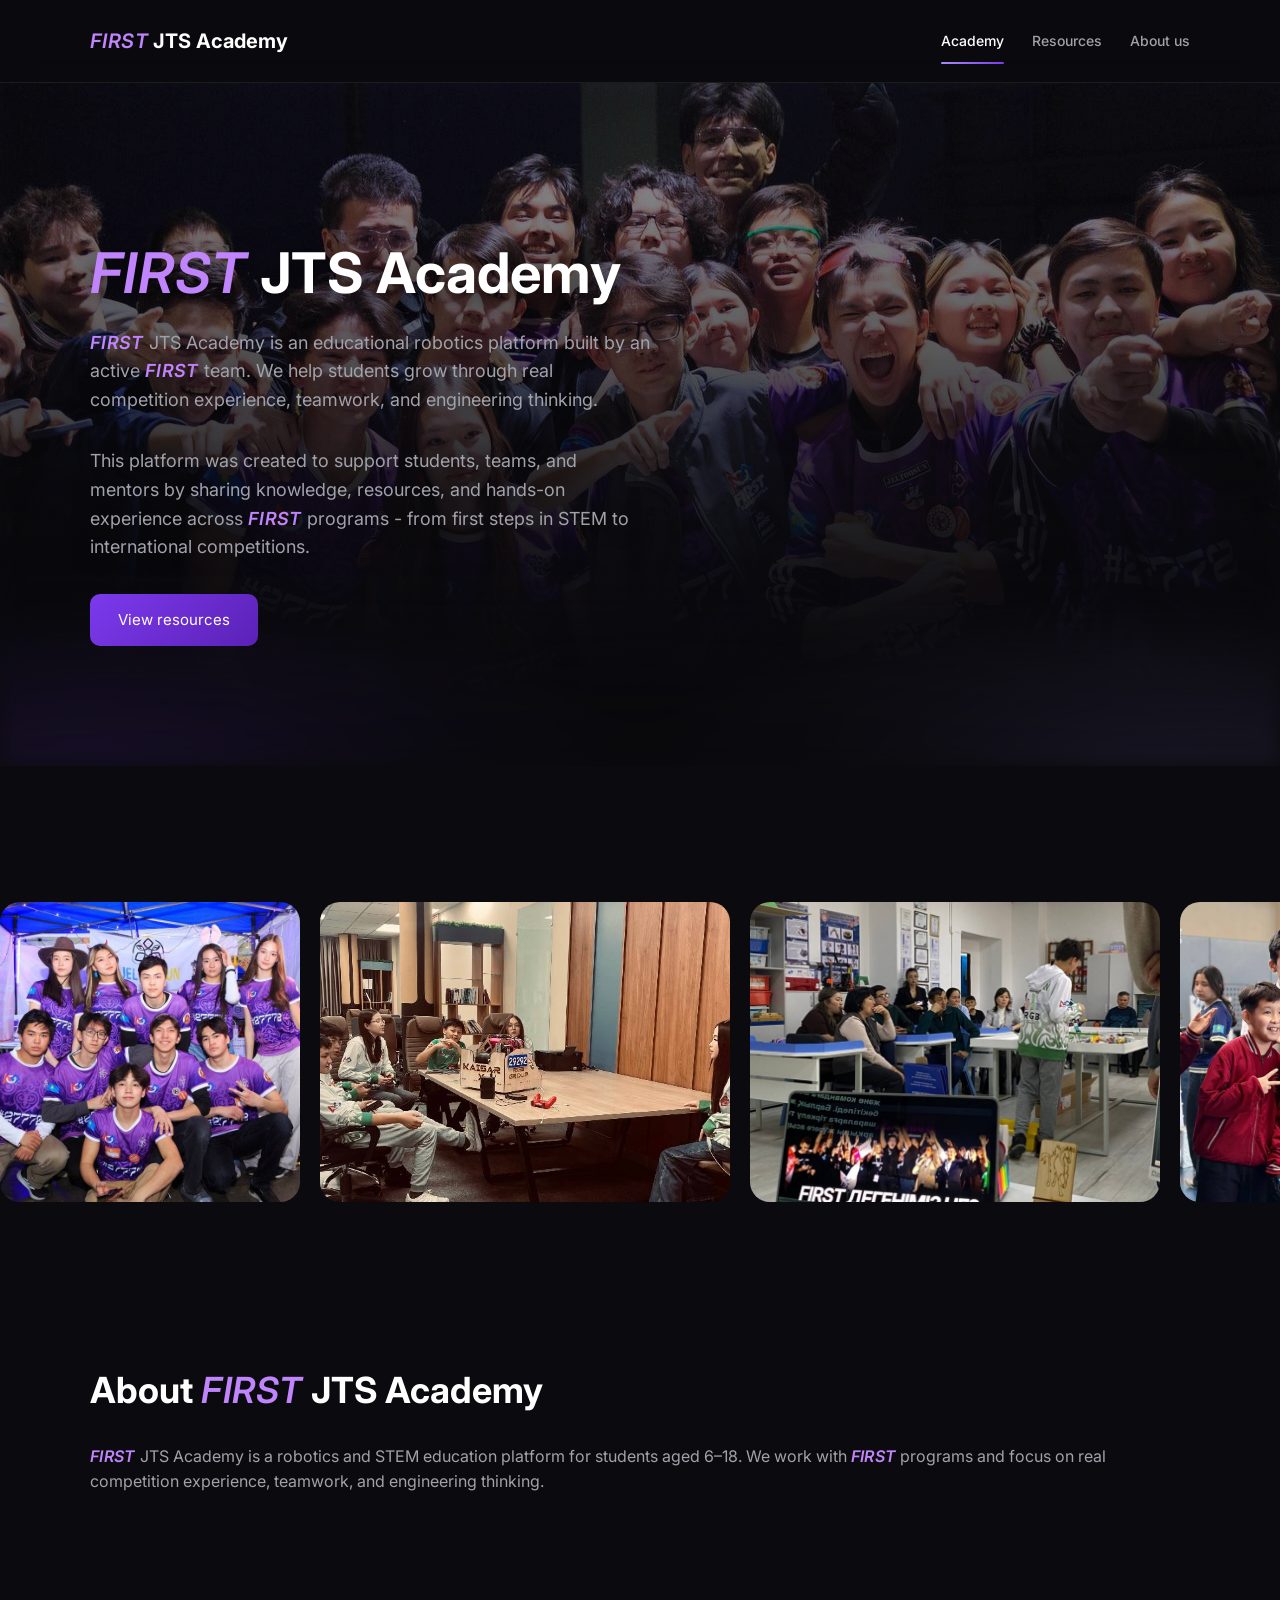
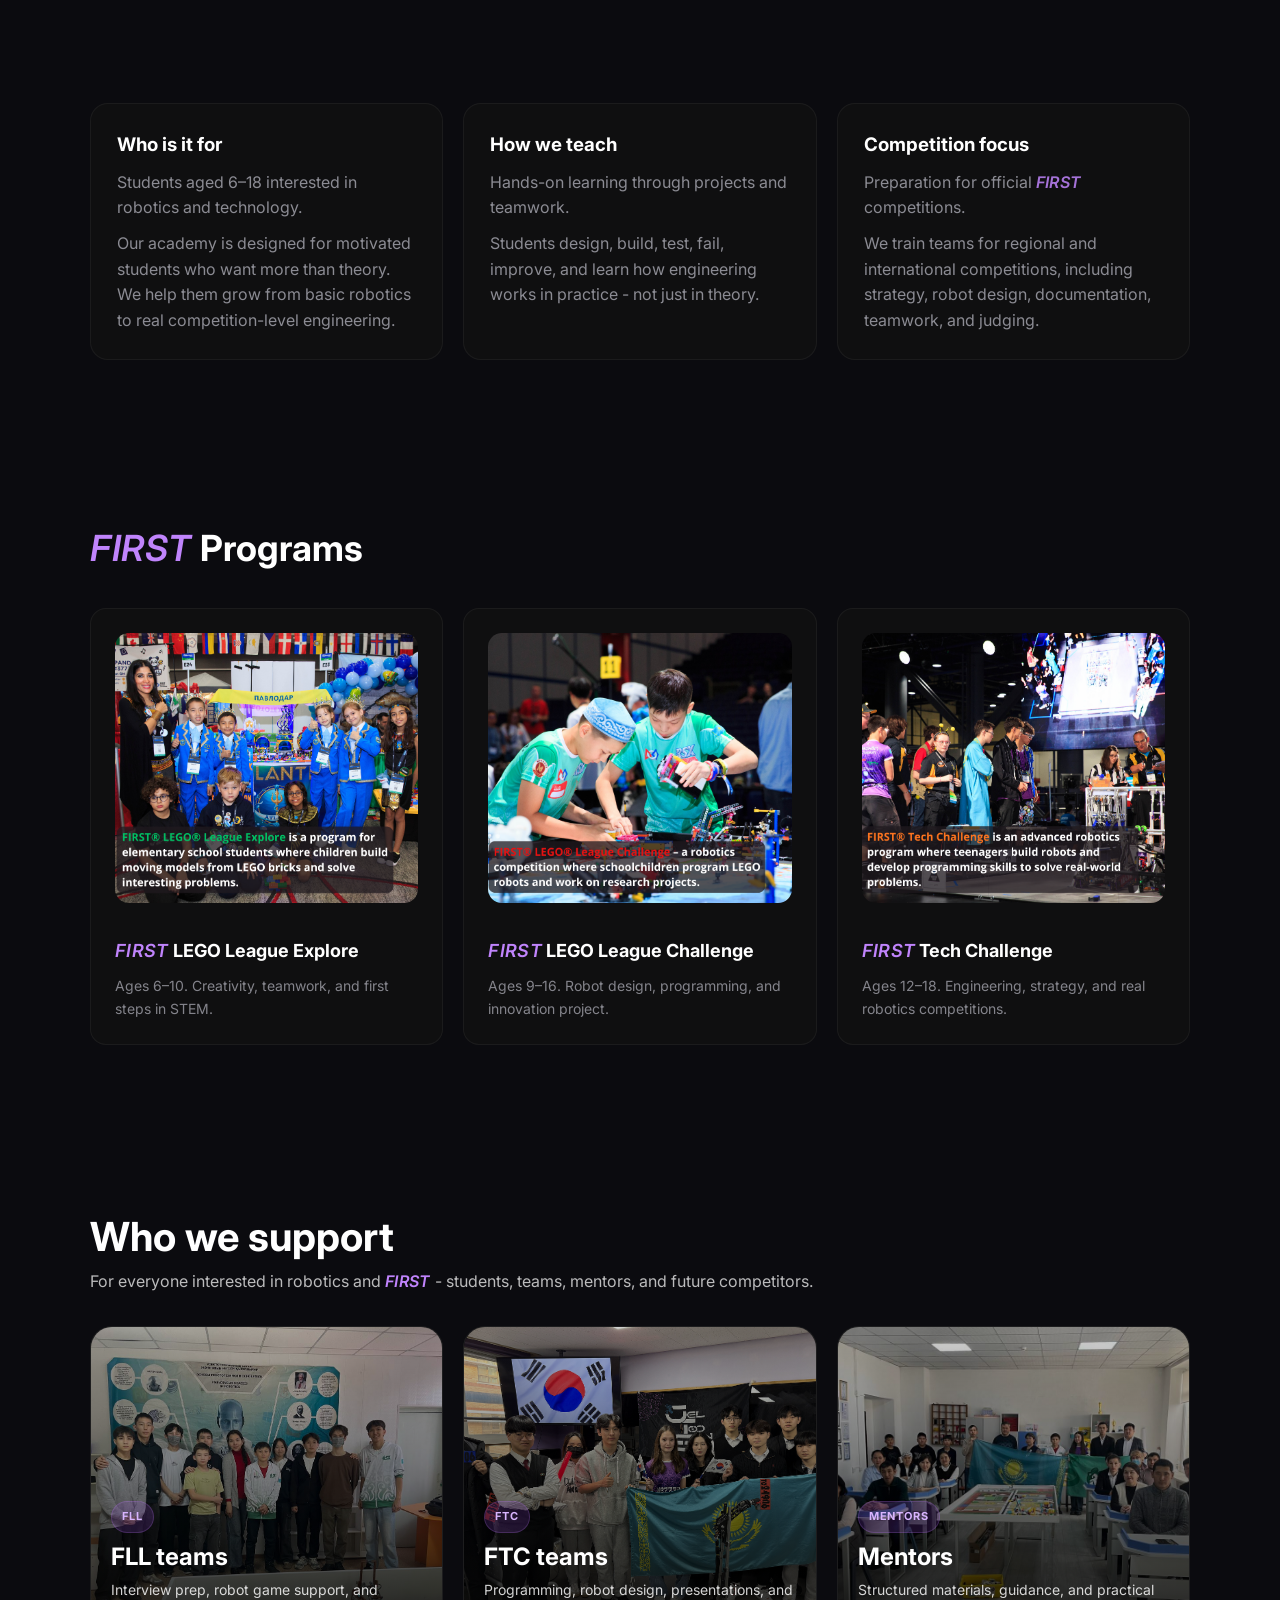
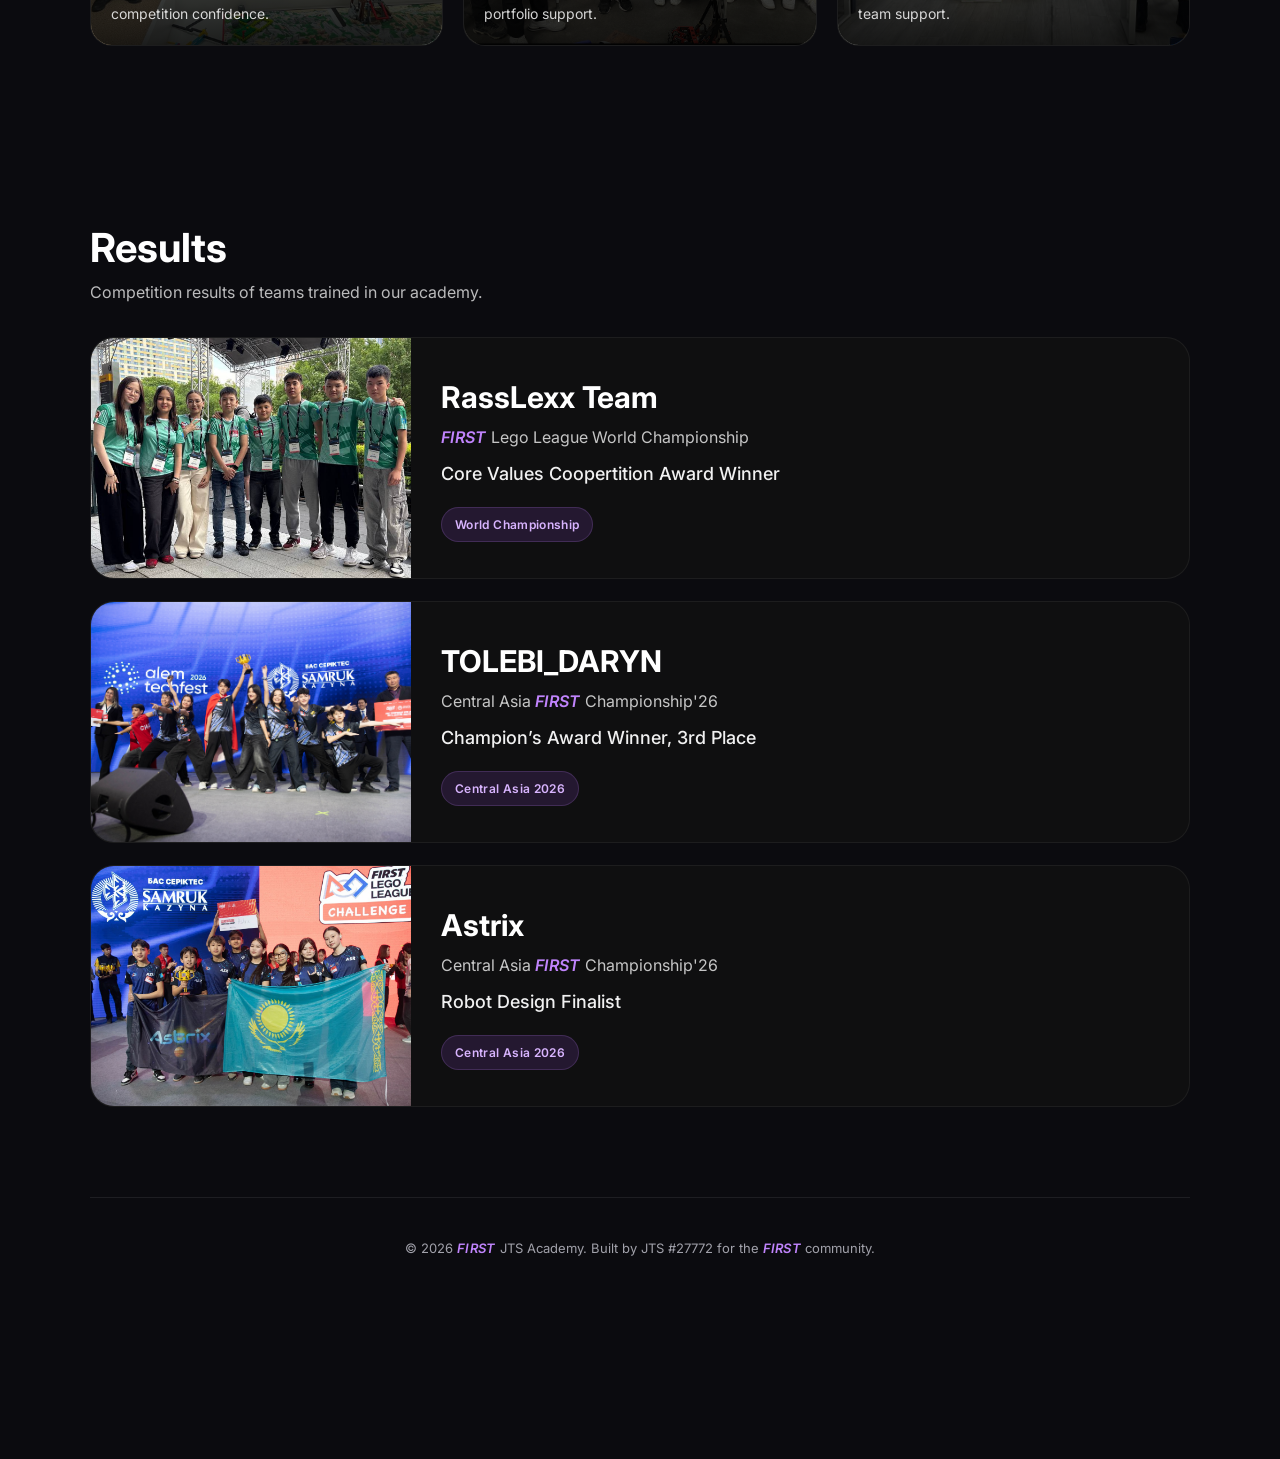
<file: index.html>
<!DOCTYPE html>
<html lang="en">
<head>
  <meta charset="UTF-8" />
  <title>FIRST JTS 27772</title>
  <meta name="viewport" content="width=device-width, initial-scale=1.0" />

  <!-- Fonts -->
  <link href="https://fonts.googleapis.com/css2?family=Inter:wght@400;600;700&display=swap" rel="stylesheet">

  <!-- Icons -->
  <link rel="icon" href="/favicon.ico?v=1" sizes="any">
  <link rel="shortcut icon" href="/favicon.ico?v=1">
  <link rel="icon" type="image/png" href="/favicon-32x32.png?v=1">
  <link rel="apple-touch-icon" href="/apple-touch-icon.png?v=1">

  <!-- Styles -->
  <link rel="stylesheet" href="style.css" />
</head>

<body>

<!-- NAVIGATION -->
<nav>
  <div class="nav-inner">
    <div class="logo"><span class="first-word">FIRST</span> JTS Academy</div>

    <button class="nav-toggle" type="button" aria-label="Open navigation menu" aria-expanded="false">
      Menu
    </button>

    <div class="nav-links">
      <a href="index.html" class="active">Academy</a>
      <a href="resources.html">Resources</a>
      <a href="aboutus.html">About us</a>
    </div>
  </div>
</nav>

<!-- HERO -->
<header class="hero hero-bg">
  <div class="hero-overlay"></div>

  <div class="container hero-content">
    <h1> <span class="first-word">FIRST</span> JTS Academy</h1>

    <p class="hero-lead">
      <span class="first-word">FIRST</span> JTS Academy is an educational robotics platform built by an active <span class="first-word">FIRST</span> team.
      We help students grow through real competition experience, teamwork, and engineering thinking.
    </p>

    <p class="hero-sub">
      This platform was created to support students, teams, and mentors by sharing knowledge,
      resources, and hands-on experience across <span class="first-word">FIRST</span> programs - from first steps in STEM
      to international competitions.
    </p>

    <div class="hero-buttons">
      <a href="resources.html" class="btn primary">View resources</a>
    </div>
  </div>
</header>

<script>
  (() => {
    const nav = document.querySelector('nav');
    const toggle = document.querySelector('.nav-toggle');
    const links = document.querySelector('.nav-links');
    if (!nav || !toggle || !links) return;

    const close = () => {
      nav.classList.remove('nav--open');
      toggle.setAttribute('aria-expanded', 'false');
    };

    toggle.addEventListener('click', () => {
      const isOpen = nav.classList.toggle('nav--open');
      toggle.setAttribute('aria-expanded', String(isOpen));
    });

    links.addEventListener('click', (e) => {
      const a = e.target && e.target.closest ? e.target.closest('a') : null;
      if (a) close();
    });

    document.addEventListener('click', (e) => {
      if (!nav.classList.contains('nav--open')) return;
      if (!nav.contains(e.target)) close();
    });

    document.addEventListener('keydown', (e) => {
      if (e.key === 'Escape') close();
    });

    window.addEventListener('resize', () => {
      if (window.matchMedia('(min-width: 641px)').matches) close();
    });
  })();
</script>


  <!-- HERO CAROUSEL -->
<section class="hero-carousel">
  <div class="carousel-track">

    <img src="images/hero1.jpg" class="square" alt="">
    <img src="images/hero2.jpg" class="rect" alt="">
    <img src="images/hero3.jpg" class="rect" alt="">
    <img src="images/hero4.jpg" class="square" alt="">
    <img src="images/hero5.jpg" class="rect" alt="">
    <img src="images/hero6.jpg" class="rect" alt="">
    <img src="images/hero7.jpg" class="square" alt="">

  </div>
</section>

  </div>
</header>

<section class="about">
  <div class="container">
    <h2>About <span class="first-word">FIRST</span> JTS Academy</h2>

    <p class="about-intro">
      <span class="first-word">FIRST</span> JTS Academy is a robotics and STEM education platform for students aged 6–18.
      We work with <span class="first-word">FIRST</span> programs and focus on real competition experience, teamwork,
      and engineering thinking.
  <section class="about">

    <section class="about">
  <div class="container">

    <div class="about-cards">

      <!-- CARD 1 -->
      <div class="about-card">
        <h3>Who is it for</h3>
        <p>
          Students aged 6–18 interested in robotics and technology.
        </p>
        <p class="extra">
          Our academy is designed for motivated students who want more than theory.
          We help them grow from basic robotics to real competition-level engineering.
        </p>
      </div>

      <!-- CARD 2 -->
      <div class="about-card">
        <h3>How we teach</h3>
        <p>
          Hands-on learning through projects and teamwork.
        </p>
        <p class="extra">
          Students design, build, test, fail, improve, and learn how engineering
          works in practice - not just in theory.
        </p>
      </div>

      <!-- CARD 3 -->
      <div class="about-card">
        <h3>Competition focus</h3>
        <p>
          Preparation for official <span class="first-word">FIRST</span> competitions.
        </p>
        <p class="extra">
          We train teams for regional and international competitions, including strategy,
          robot design, documentation, teamwork, and judging.
        </p>
      </div>

    </div>

  </div>
</section>

<style>
.about {
  padding: 80px 0;
  background: transparent;
  color: white;
}

.about-cards {
  display: grid;
  grid-template-columns: repeat(auto-fit, minmax(260px, 1fr));
  gap: 20px;
}

/* CARD */
.about-card {
  background: rgba(17, 17, 17, 0.92);
  padding: 26px;
  border-radius: 18px;
  position: relative;
  overflow: hidden;
  cursor: pointer;
  transition: all 0.35s ease;
  border: 1px solid rgba(255,255,255,0.05);
}

/* GLOW FOLLOW */
.about-card::before {
  content: "";
  position: absolute;
  inset: 0;
  background: radial-gradient(circle at var(--x, 50%) var(--y, 50%),
    rgba(168, 85, 247, 0.25),
    transparent 60%);
  opacity: 0;
  transition: opacity 0.3s;
}

/* HOVER */
.about-card:hover {
  transform: translateY(-8px) scale(1.02);
  border: 1px solid #a855f7;
  box-shadow: 0 0 25px rgba(168, 85, 247, 0.35),
              0 20px 40px rgba(0,0,0,0.6);
}

.about-card:hover::before {
  opacity: 1;
}

/* TEXT */
.about-card h3 {
  margin-bottom: 10px;
  transition: color 0.3s;
}

.about-card:hover h3 {
  color: #c084fc;
}

.about-card p {
  opacity: 0.85;
  line-height: 1.6;
}

.extra {
  margin-top: 10px;
  opacity: 0.7;
}

/* ACCENT */
.first-word {
  color: #c084fc;
  font-weight: 600;
  font-style: italic;
  letter-spacing: 0.02em;
}
</style>

<script>
/* FOLLOW CURSOR EFFECT */
document.querySelectorAll('.about-card').forEach(card => {
  card.addEventListener('mousemove', e => {
    const rect = card.getBoundingClientRect();
    card.style.setProperty('--x', (e.clientX - rect.left) + 'px');
    card.style.setProperty('--y', (e.clientY - rect.top) + 'px');
  });
});
</script>

<!-- PROGRAMS -->
<section>
  <div class="container">
    <h2> <span class="first-word">FIRST</span> Programs</h2>

    <div class="grid">

  <a
    href="https://www.firstinspires.org/programs/choose-a-program"
    target="_blank"
    class="program-link"
  >
    <div class="card program-card">
      <img src="images/fll-explore.jpg"/>
      
      <h3> <span class="first-word">FIRST</span> LEGO League Explore</h3>
      <p>Ages 6–10. Creativity, teamwork, and first steps in STEM.</p>
    </div>

  </a>

  <a
    href="https://www.firstinspires.org/programs/choose-a-program"
    target="_blank"
    class="program-link"
  >
    <div class="card program-card">
      <img src="images/fll-challenge.jpg"/>
      
      <h3> <span class="first-word">FIRST</span> LEGO League Challenge</h3>
      <p>Ages 9–16. Robot design, programming, and innovation project.</p>
    </div>
  </a>

  <a
    href="https://www.firstinspires.org/programs/choose-a-program"
    target="_blank"
    class="program-link"
  >
    <div class="card program-card">
      <img src="images/ftc.jpg"/>
      <h3> <span class="first-word">FIRST</span> Tech Challenge</h3>
      <p>Ages 12–18. Engineering, strategy, and real robotics competitions.</p>
    </div>
  </a>

</div>

</section>

<!-- WHO WE SUPPORT -->
<section class="support-section">
  <div class="container">
    <div class="support-header">
      <h2>Who we support</h2>
      <p>
        For everyone interested in robotics and <span class="first-word">FIRST</span> -
        students, teams, mentors, and future competitors.
      </p>
    </div>

    <div class="support-grid">

      <article class="support-item">
        <img src="images/support-2.jpg" alt="FLL teams" />
        <div class="support-item__content">
          <span class="support-badge">FLL</span>
          <h3>FLL teams</h3>
          <p>Interview prep, robot game support, and competition confidence.</p>
        </div>
      </article>

      <article class="support-item">
        <img src="images/support-3.jpg" alt="FTC teams" />
        <div class="support-item__content">
          <span class="support-badge">FTC</span>
          <h3>FTC teams</h3>
          <p>Programming, robot design, presentations, and portfolio support.</p>
        </div>
      </article>

      <article class="support-item">
        <img src="images/support-4.jpg" alt="Mentors" />
        <div class="support-item__content">
          <span class="support-badge">Mentors</span>
          <h3>Mentors</h3>
          <p>Structured materials, guidance, and practical team support.</p>
        </div>
      </article>
    </div>
  </div>
</section>

<script>
/* ЭФФЕКТ СЛЕДОВАНИЯ МЫШКИ */
document.querySelectorAll('.card').forEach(card => {
  card.addEventListener('mousemove', e => {
    const rect = card.getBoundingClientRect();
    const x = e.clientX - rect.left;
    const y = e.clientY - rect.top;

    card.style.setProperty('--x', x + 'px');
    card.style.setProperty('--y', y + 'px');
  });
});
</script>

<!-- RESULTS -->
<section class="results-section">
  <div class="container">
    <div class="results-header">
      <h2>Results</h2>
      <p>Competition results of teams trained in our academy.</p>
    </div>

    <div class="results-list">

      <!-- CARD 1 -->
      <div class="result-card">
        <div class="result-image">
          <img src="images/images:res-1.jpg" alt="RassLexx Team" />
        </div>

        <div class="result-content">
          <h3>RassLexx Team</h3>
          <p class="event"><span class="first-word">FIRST</span> Lego League World Championship</p>
          <p class="award">Core Values Coopertition Award Winner</p>

          <div class="result-labels">
            <span class="result-label">World Championship</span>
          </div>
        </div>
      </div>

      <!-- CARD 2 -->
      <div class="result-card">
        <div class="result-image">
          <img src="images/images:res-2.jpg" alt="TOLEBI_DARYN" />
        </div>

        <div class="result-content">
          <h3>TOLEBI_DARYN</h3>
          <p class="event">Central Asia <span class="first-word">FIRST</span> Championship'26</p>
          <p class="award">Champion’s Award Winner, 3rd Place</p>

          <div class="result-labels">
            <span class="result-label">Central Asia 2026</span>
          </div>
        </div>
      </div>

      <!-- CARD 3 -->
      <div class="result-card">
        <div class="result-image">
          <img src="images/images:res-3.jpg" alt="Astrix" />
        </div>

        <div class="result-content">
          <h3>Astrix</h3>
          <p class="event">Central Asia <span class="first-word">FIRST</span> Championship'26</p>
          <p class="award">Robot Design Finalist</p>

          <div class="result-labels">
            <span class="result-label">Central Asia 2026</span>
          </div>
        </div>
      </div>

    </div>
  </div>
</section>

<style>
.results-section {
  padding: 90px 0;
  background: transparent;
  color: white;
}

.results-header {
  margin-bottom: 32px;
}

.results-header h2 {
  margin: 0 0 10px;
  font-size: 40px;
  line-height: 1.1;
}

.results-header p {
  margin: 0;
  color: rgba(255, 255, 255, 0.72);
  font-size: 16px;
  line-height: 1.6;
}

.results-list {
  display: flex;
  flex-direction: column;
  gap: 22px;
}

.result-card {
  display: grid;
  grid-template-columns: 320px 1fr;
  gap: 0;
  background: rgba(17, 17, 17, 0.92);
  border: 1px solid rgba(255,255,255,0.06);
  border-radius: 24px;
  overflow: hidden;
  position: relative;
  transition: all 0.35s ease;
}

.result-card::before {
  content: "";
  position: absolute;
  inset: 0;
  background: radial-gradient(
    circle at var(--x, 50%) var(--y, 50%),
    rgba(168, 85, 247, 0.16),
    transparent 45%
  );
  opacity: 0;
  transition: opacity 0.3s ease;
  pointer-events: none;
}

.result-card:hover {
  transform: translateY(-6px);
  border-color: #a855f7;
  box-shadow:
    0 0 26px rgba(168, 85, 247, 0.18),
    0 22px 45px rgba(0, 0, 0, 0.45);
}

.result-card:hover::before {
  opacity: 1;
}

.result-image {
  position: relative;
  min-height: 240px;
  overflow: hidden;
}

.result-image img {
  width: 100%;
  height: 100%;
  object-fit: cover;
  display: block;
  transition: transform 0.45s ease;
}

.result-card:hover .result-image img {
  transform: scale(1.05);
}

.result-content {
  padding: 30px 30px 24px;
  display: flex;
  flex-direction: column;
  justify-content: center;
}

.result-content h3 {
  margin: 0 0 10px;
  font-size: 30px;
  line-height: 1.15;
  color: white;
  transition: color 0.3s ease;
}

.result-card:hover .result-content h3 {
  color: #d8b4fe;
}

.result-content .event {
  margin: 0 0 10px;
  font-size: 16px;
  line-height: 1.6;
  color: rgba(255,255,255,0.76);
}

.result-content .award {
  margin: 0;
  font-size: 18px;
  line-height: 1.6;
  color: rgba(255,255,255,0.94);
  font-weight: 500;
}

.result-labels {
  margin-top: 18px;
  display: flex;
  flex-wrap: wrap;
  gap: 10px;
}

.result-label {
  display: inline-flex;
  align-items: center;
  padding: 7px 13px;
  border-radius: 999px;
  background: rgba(168, 85, 247, 0.14);
  border: 1px solid rgba(192, 132, 252, 0.18);
  color: #d8b4fe;
  font-size: 12px;
  font-weight: 600;
  letter-spacing: 0.03em;
}

@media (max-width: 900px) {
  .result-card {
    grid-template-columns: 1fr;
  }

  .result-image {
    min-height: 220px;
  }

  .result-content {
    padding: 24px 22px 22px;
  }

  .result-content h3 {
    font-size: 25px;
  }
}

@media (max-width: 600px) {
  .results-section {
    padding: 70px 0;
  }

  .results-header h2 {
    font-size: 32px;
  }

  .result-image {
    min-height: 200px;
  }

  .result-content .award {
    font-size: 17px;
  }
}
</style>

<script>
document.querySelectorAll('.result-card').forEach(card => {
  card.addEventListener('mousemove', e => {
    const rect = card.getBoundingClientRect();
    card.style.setProperty('--x', (e.clientX - rect.left) + 'px');
    card.style.setProperty('--y', (e.clientY - rect.top) + 'px');
  });
});
</script>

<!-- FOOTER -->
<footer>
  © 2026 <span class="first-word">FIRST</span> JTS Academy. Built by JTS #27772 for the <span class="first-word">FIRST</span> community.
</footer>
<script>
  console.log("FIRST JTS Academy loaded");

  document.querySelectorAll(".about-card").forEach(card => {
    card.addEventListener("click", () => {
      const isOpen = card.classList.contains("open");

      // закрываем все
      document.querySelectorAll(".about-card").forEach(c => {
        c.classList.remove("open");
      });

      // если текущая была закрыта — открываем
      if (!isOpen) {
        card.classList.add("open");
      }
    });
  });
</script>

<script>
  document.querySelectorAll('.support-item').forEach(card => {
    card.addEventListener('mousemove', e => {
      const rect = card.getBoundingClientRect();
      card.style.setProperty('--x', (e.clientX - rect.left) + 'px');
      card.style.setProperty('--y', (e.clientY - rect.top) + 'px');
    });
  });
</script>

</body>
</html>
</file>
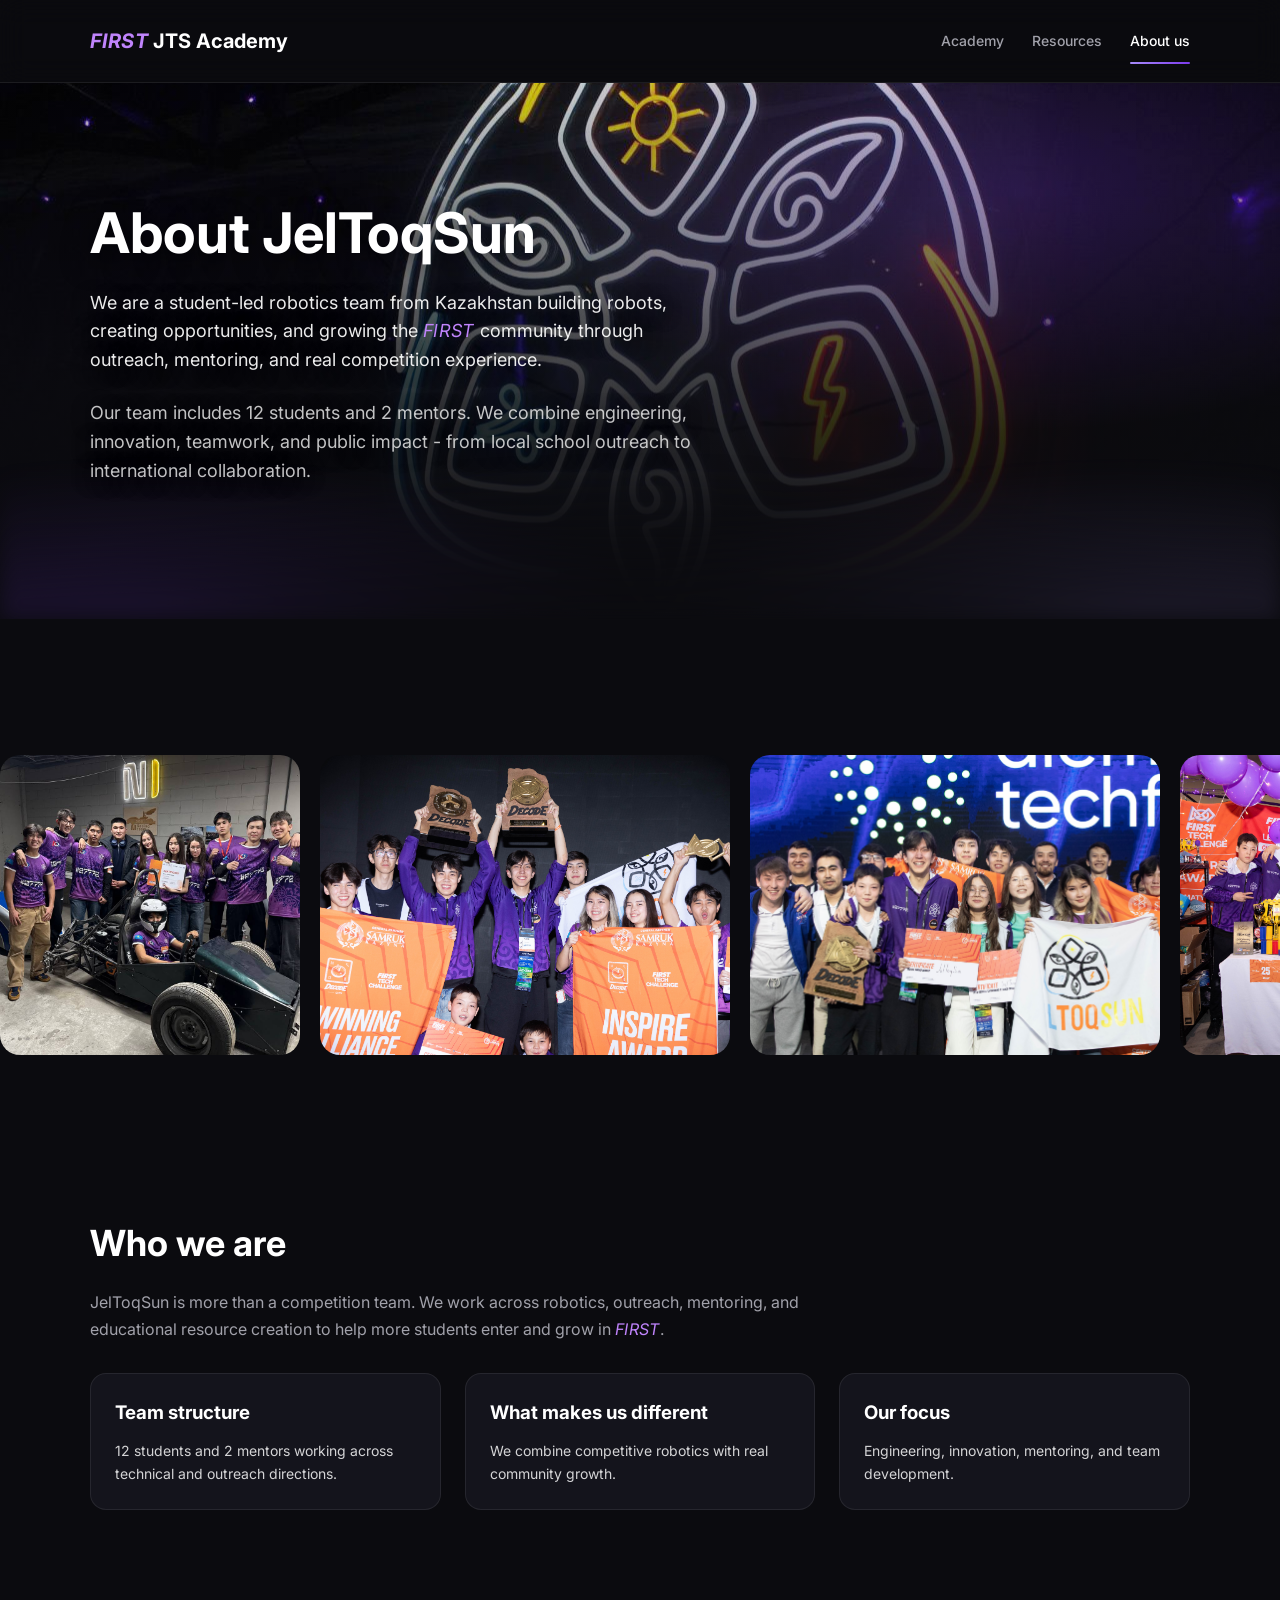
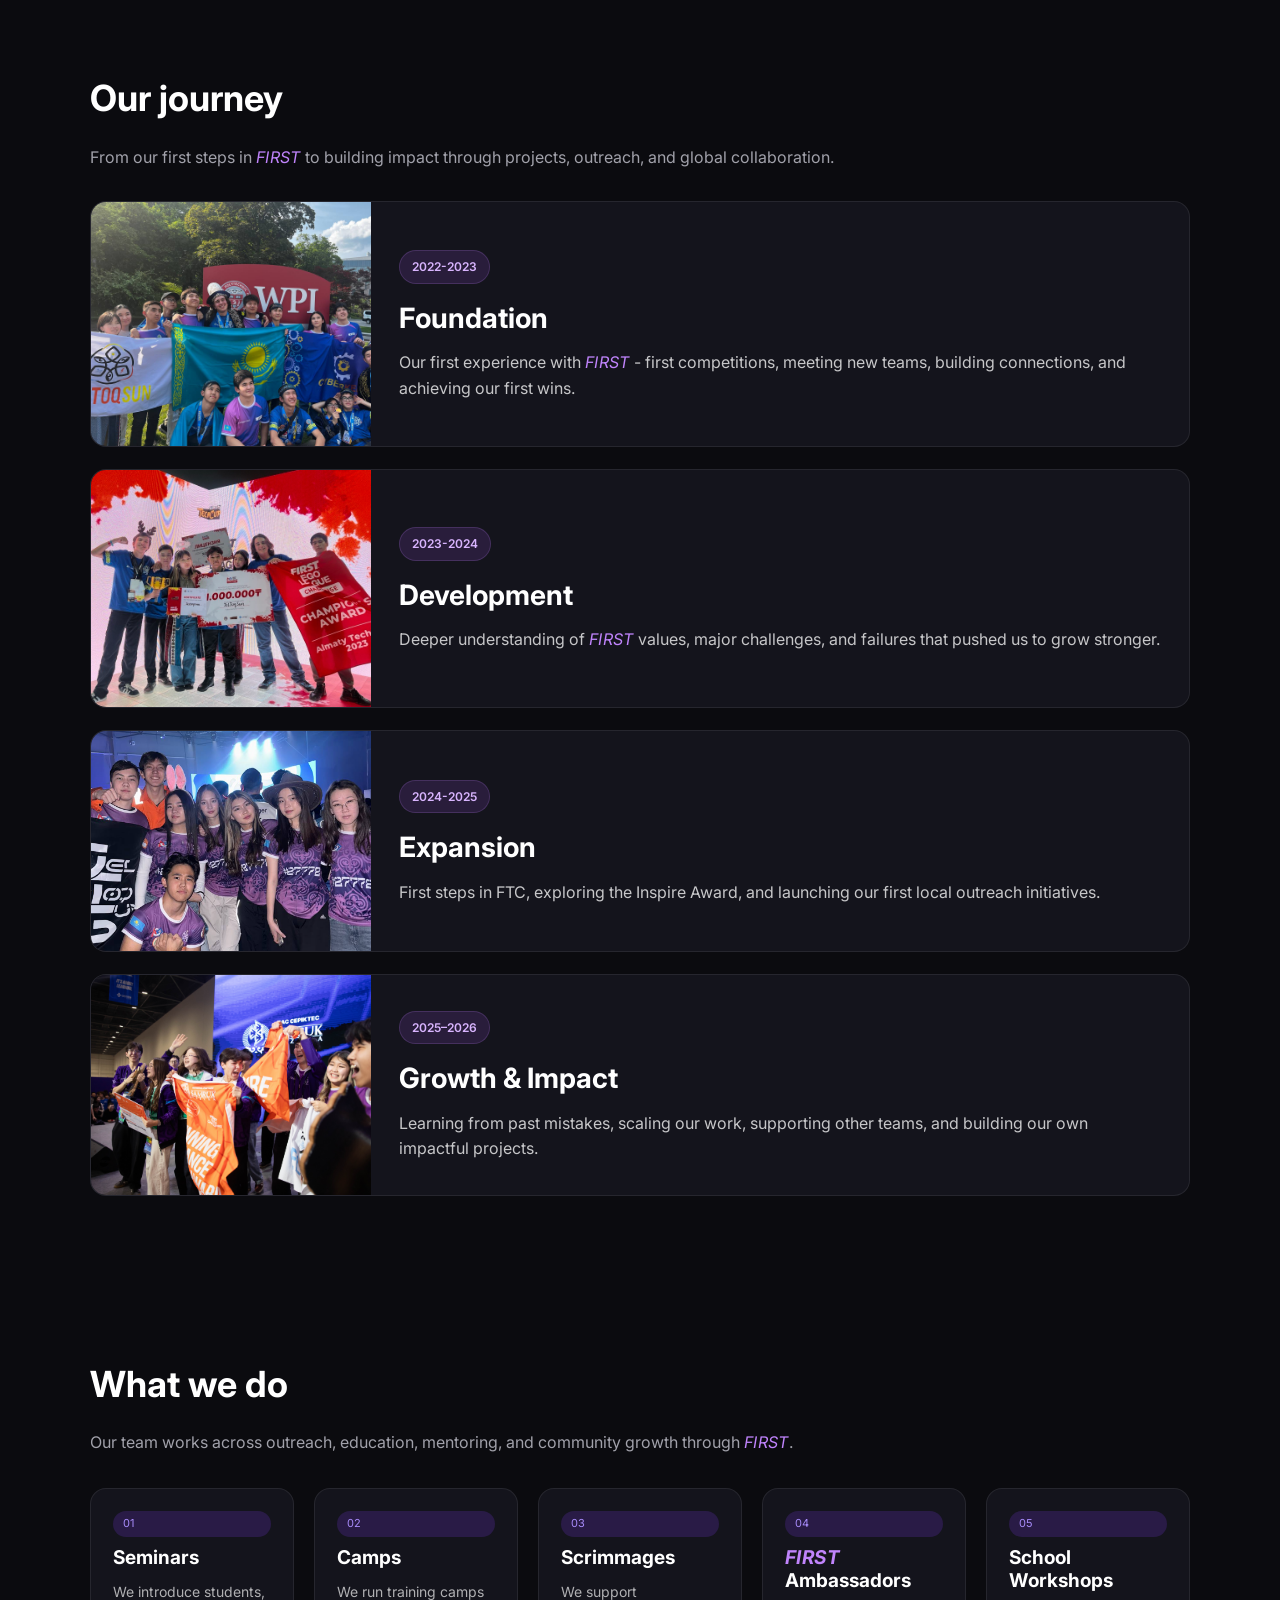
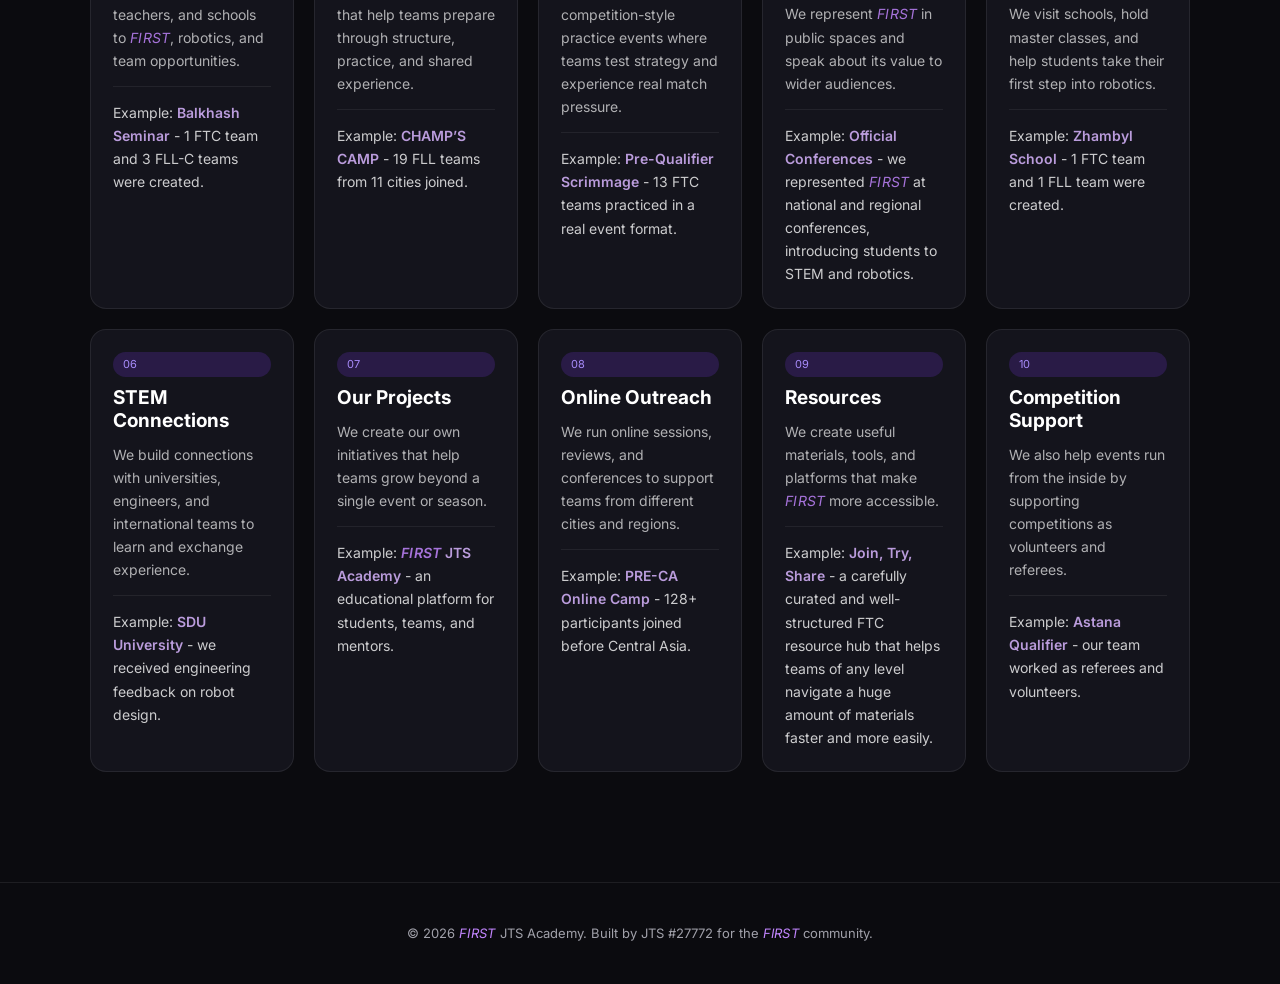
<file: aboutus.html>
<!DOCTYPE html>
<html lang="en">
<head>
  <meta charset="UTF-8" />
  <title>About Us | FIRST JTS Academy</title>
  <meta name="viewport" content="width=device-width, initial-scale=1.0" />

  <link href="https://fonts.googleapis.com/css2?family=Inter:wght@400;600;700&display=swap" rel="stylesheet">

  <!-- Icons -->
  <link rel="icon" href="/favicon.ico?v=1" sizes="any">
  <link rel="shortcut icon" href="/favicon.ico?v=1">
  <link rel="icon" type="image/png" href="/favicon-32x32.png?v=1">
  <link rel="apple-touch-icon" href="/apple-touch-icon.png?v=1">

  <link rel="stylesheet" href="aboutus.css" />
</head>

<body>

  <!-- NAVIGATION -->
  <nav>
    <div class="nav-inner">
      <div class="logo"><span class="first-word">FIRST</span> JTS Academy</div>

      <button class="nav-toggle" type="button" aria-label="Open navigation menu" aria-expanded="false">
        Menu
      </button>

      <div class="nav-links">
            <a href="index.html">Academy</a>
    <a href="resources.html">Resources</a>
    <a href="aboutus.html"class="active">About us</a>
      </div>
    </div>
  </nav>

<header class="hero hero-about">

  <!-- ФОН -->
  <div class="hero-bg-image"></div>

  <div class="container">
    <h1>About JelToqSun</h1>

    <p class="hero-lead">
      We are a student-led robotics team from Kazakhstan building robots, creating opportunities,
        and growing the <span class="first-word">FIRST</span> community through outreach, mentoring, and real competition experience.
    </p>

    <p class="hero-sub">
        Our team includes 12 students and 2 mentors. We combine engineering, innovation,
        teamwork, and public impact - from local school outreach to international collaboration.
    </p>
  </div>
</header>

  <script>
    (() => {
      const nav = document.querySelector('nav');
      const toggle = document.querySelector('.nav-toggle');
      const links = document.querySelector('.nav-links');
      if (!nav || !toggle || !links) return;

      const close = () => {
        nav.classList.remove('nav--open');
        toggle.setAttribute('aria-expanded', 'false');
      };

      toggle.addEventListener('click', () => {
        const isOpen = nav.classList.toggle('nav--open');
        toggle.setAttribute('aria-expanded', String(isOpen));
      });

      links.addEventListener('click', (e) => {
        const a = e.target && e.target.closest ? e.target.closest('a') : null;
        if (a) close();
      });

      document.addEventListener('click', (e) => {
        if (!nav.classList.contains('nav--open')) return;
        if (!nav.contains(e.target)) close();
      });

      document.addEventListener('keydown', (e) => {
        if (e.key === 'Escape') close();
      });

      window.addEventListener('resize', () => {
        if (window.matchMedia('(min-width: 641px)').matches) close();
      });
    })();
  </script>

  <!-- HERO CAROUSEL -->
  <section class="hero-carousel">
    <div class="carousel-track">
      <img src="images/about-hero-1.jpg" class="square" alt="">
      <img src="images/about-hero-2.jpg" class="rect" alt="">
      <img src="images/about-hero-3.jpg" class="rect" alt="">
      <img src="images/about-hero-4.jpg" class="square" alt="">
      <img src="images/about-hero-5.jpg" class="rect" alt="">
      <img src="images/about-hero-6.jpg" class="rect" alt="">
      <img src="images/about-hero-7.jpg" class="square" alt="">
    </div>
  </section>

  <!-- ABOUT INTRO -->
  <section class="about-section">
    <div class="container">
      <div class="section-header">
        <h2>Who we are</h2>
        <p>
          JelToqSun is more than a competition team. We work across robotics, outreach, mentoring,
          and educational resource creation to help more students enter and grow in <span class="first-word">FIRST</span>.
        </p>
      </div>

      <div class="about-cards">
        <div class="about-card">
          <h3>Team structure</h3>
          <p class="preview">
            12 students and 2 mentors working across technical and outreach directions.
          </p>
          <div class="more">
            <p>
              Our team is student-led and role-based. Members contribute through programming,
              robot design, CAD, outreach, project work, presentations, and media.
            </p>
          </div>
        </div>

        <div class="about-card">
          <h3>What makes us different</h3>
          <p class="preview">
            We combine competitive robotics with real community growth.
          </p>
          <div class="more">
            <p>
              We do not focus only on our own results. We also support schools, new teams,
              educational events, and public awareness of <span class="first-word">FIRST</span> and STEM opportunities.
            </p>
          </div>
        </div>

        <div class="about-card">
          <h3>Our focus</h3>
          <p class="preview">
            Engineering, innovation, mentoring, and team development.
          </p>
          <div class="more">
            <p>
              We build robots, prepare for judging, improve strategy, develop projects,
              create resources, and share what we learn with others.
            </p>
          </div>
        </div>
      </div>
    </div>
  </section>

<!-- TIMELINE --> 
<section class="timeline-section">
  <div class="container">
    <div class="section-header">
      <h2>Our journey</h2>
      <p>
        From our first steps in <span class="first-word">FIRST</span> to building impact through projects, outreach, and global collaboration.
      </p>
    </div>

    <div class="timeline-list">

      <div class="timeline-card">
        <div class="timeline-image">
          <img src="images/timeline-1.jpg" alt="Team foundation">
        </div>
        <div class="timeline-content">
          <span class="timeline-year">2022-2023</span>
          <h3>Foundation</h3>
          <p>
            Our first experience with <span class="first-word">FIRST</span> - first competitions, meeting new teams, building connections, and achieving our first wins.
          </p>
        </div>
      </div>

      <div class="timeline-card">
        <div class="timeline-image">
          <img src="images/timeline-2.jpg" alt="Development">
        </div>
        <div class="timeline-content">
          <span class="timeline-year">2023-2024</span>
          <h3>Development</h3>
          <p>
            Deeper understanding of <span class="first-word">FIRST</span> values, major challenges, and failures that pushed us to grow stronger.
          </p>
        </div>
      </div>

      <div class="timeline-card">
        <div class="timeline-image">
          <img src="images/timeline-3.jpg" alt="Expansion">
        </div>
        <div class="timeline-content">
          <span class="timeline-year">2024-2025</span>
          <h3>Expansion</h3>
          <p>
            First steps in FTC, exploring the Inspire Award, and launching our first local outreach initiatives.
          </p>
        </div>
      </div>

      <div class="timeline-card">
        <div class="timeline-image">
          <img src="images/timeline-4.jpg" alt="Growth">
        </div>
        <div class="timeline-content">
          <span class="timeline-year">2025–2026</span>
          <h3>Growth & Impact</h3>
          <p>
            Learning from past mistakes, scaling our work, supporting other teams, and building our own impactful projects.
          </p>
        </div>
      </div>

    </div>
  </div>
</section>

<!-- WHAT WE DO --> 
<section class="whatwedo-section">
  <div class="container">
    <div class="section-header">
      <h2>What we do</h2>
      <p>
        Our team works across outreach, education, mentoring, and community growth through <span class="first-word">FIRST</span>.
      </p>
    </div>

    <div class="mini-work-grid">

      <div class="card mini-work-card">
        <span class="tag tech">01</span>
        <h3>Seminars</h3>
        <p>
          We introduce students, teachers, and schools to <span class="first-word">FIRST</span>, robotics, and team opportunities.
        </p>
        <p class="mini-example">
          Example: <strong>Balkhash Seminar</strong> - 1 FTC team and 3 FLL-C teams were created.
        </p>
      </div>

      <div class="card mini-work-card">
        <span class="tag tech">02</span>
        <h3>Camps</h3>
        <p>
          We run training camps that help teams prepare through structure, practice, and shared experience.
        </p>
        <p class="mini-example">
          Example: <strong>CHAMP’S CAMP</strong> - 19 FLL teams from 11 cities joined.
        </p>
      </div>

      <div class="card mini-work-card">
        <span class="tag tech">03</span>
        <h3>Scrimmages</h3>
        <p>
          We support competition-style practice events where teams test strategy and experience real match pressure.
        </p>
        <p class="mini-example">
          Example: <strong>Pre-Qualifier Scrimmage</strong> - 13 FTC teams practiced in a real event format.
        </p>
      </div>

      <div class="card mini-work-card">
        <span class="tag tech">04</span>
        <h3><span class="first-word">FIRST</span> Ambassadors</h3>
        <p>
          We represent <span class="first-word">FIRST</span> in public spaces and speak about its value to wider audiences.
        </p>
        <p class="mini-example">
          Example: <strong>Official Conferences</strong> - we represented <span class="first-word">FIRST</span> at national and regional conferences, introducing students to STEM and robotics.
        </p>
      </div>

      <div class="card mini-work-card">
        <span class="tag tech">05</span>
        <h3>School Workshops</h3>
        <p>
          We visit schools, hold master classes, and help students take their first step into robotics.
        </p>
        <p class="mini-example">
          Example: <strong>Zhambyl School</strong> - 1 FTC team and 1 FLL team were created.
        </p>
      </div>

      <div class="card mini-work-card">
        <span class="tag tech">06</span>
        <h3>STEM Connections</h3>
        <p>
          We build connections with universities, engineers, and international teams to learn and exchange experience.
        </p>
        <p class="mini-example">
          Example: <strong>SDU University</strong> - we received engineering feedback on robot design.
        </p>
      </div>

      <div class="card mini-work-card">
        <span class="tag tech">07</span>
        <h3>Our Projects</h3>
        <p>
          We create our own initiatives that help teams grow beyond a single event or season.
        </p>
        <p class="mini-example">
          Example: <strong><span class="first-word">FIRST</span> JTS Academy</strong> - an educational platform for students, teams, and mentors.
        </p>
      </div>

      <div class="card mini-work-card">
        <span class="tag tech">08</span>
        <h3>Online Outreach</h3>
        <p>
          We run online sessions, reviews, and conferences to support teams from different cities and regions.
        </p>
        <p class="mini-example">
          Example: <strong>PRE-CA Online Camp</strong> - 128+ participants joined before Central Asia.
        </p>
      </div>

      <div class="card mini-work-card">
        <span class="tag tech">09</span>
        <h3>Resources</h3>
        <p>
          We create useful materials, tools, and platforms that make <span class="first-word">FIRST</span> more accessible.
        </p>
        <p class="mini-example">
          Example: <strong>Join, Try, Share</strong> - a carefully curated and well-structured FTC resource hub that helps teams of any level navigate a huge amount of materials faster and more easily.
        </p>
       </div>

      <div class="card mini-work-card">
        <span class="tag tech">10</span>
        <h3>Competition Support</h3>
        <p>
          We also help events run from the inside by supporting competitions as volunteers and referees.
        </p>
        <p class="mini-example">
          Example: <strong>Astana Qualifier</strong> - our team worked as referees and volunteers.
        </p>
      </div>

    </div>
  </div>
</section>

  <!-- FOOTER -->
  <footer>
    © 2026 <span class="first-word">FIRST</span> JTS Academy. Built by JTS #27772 for the <span class="first-word">FIRST</span> community.
  </footer>

  <script>
    document.querySelectorAll('.card, .about-card, .result-card, .member-card, .timeline-card').forEach(card => {
      card.addEventListener('mousemove', e => {
        const rect = card.getBoundingClientRect();
        card.style.setProperty('--x', (e.clientX - rect.left) + 'px');
        card.style.setProperty('--y', (e.clientY - rect.top) + 'px');
      });
    });

    document.querySelectorAll(".about-card").forEach(card => {
      card.addEventListener("click", () => {
        const isOpen = card.classList.contains("open");

        document.querySelectorAll(".about-card").forEach(c => {
          if (c !== card) c.classList.remove("open");
        });

        if (!isOpen) {
          card.classList.add("open");
        } else {
          card.classList.remove("open");
        }
      });
    });
  </script>

</body>
</html>
</file>
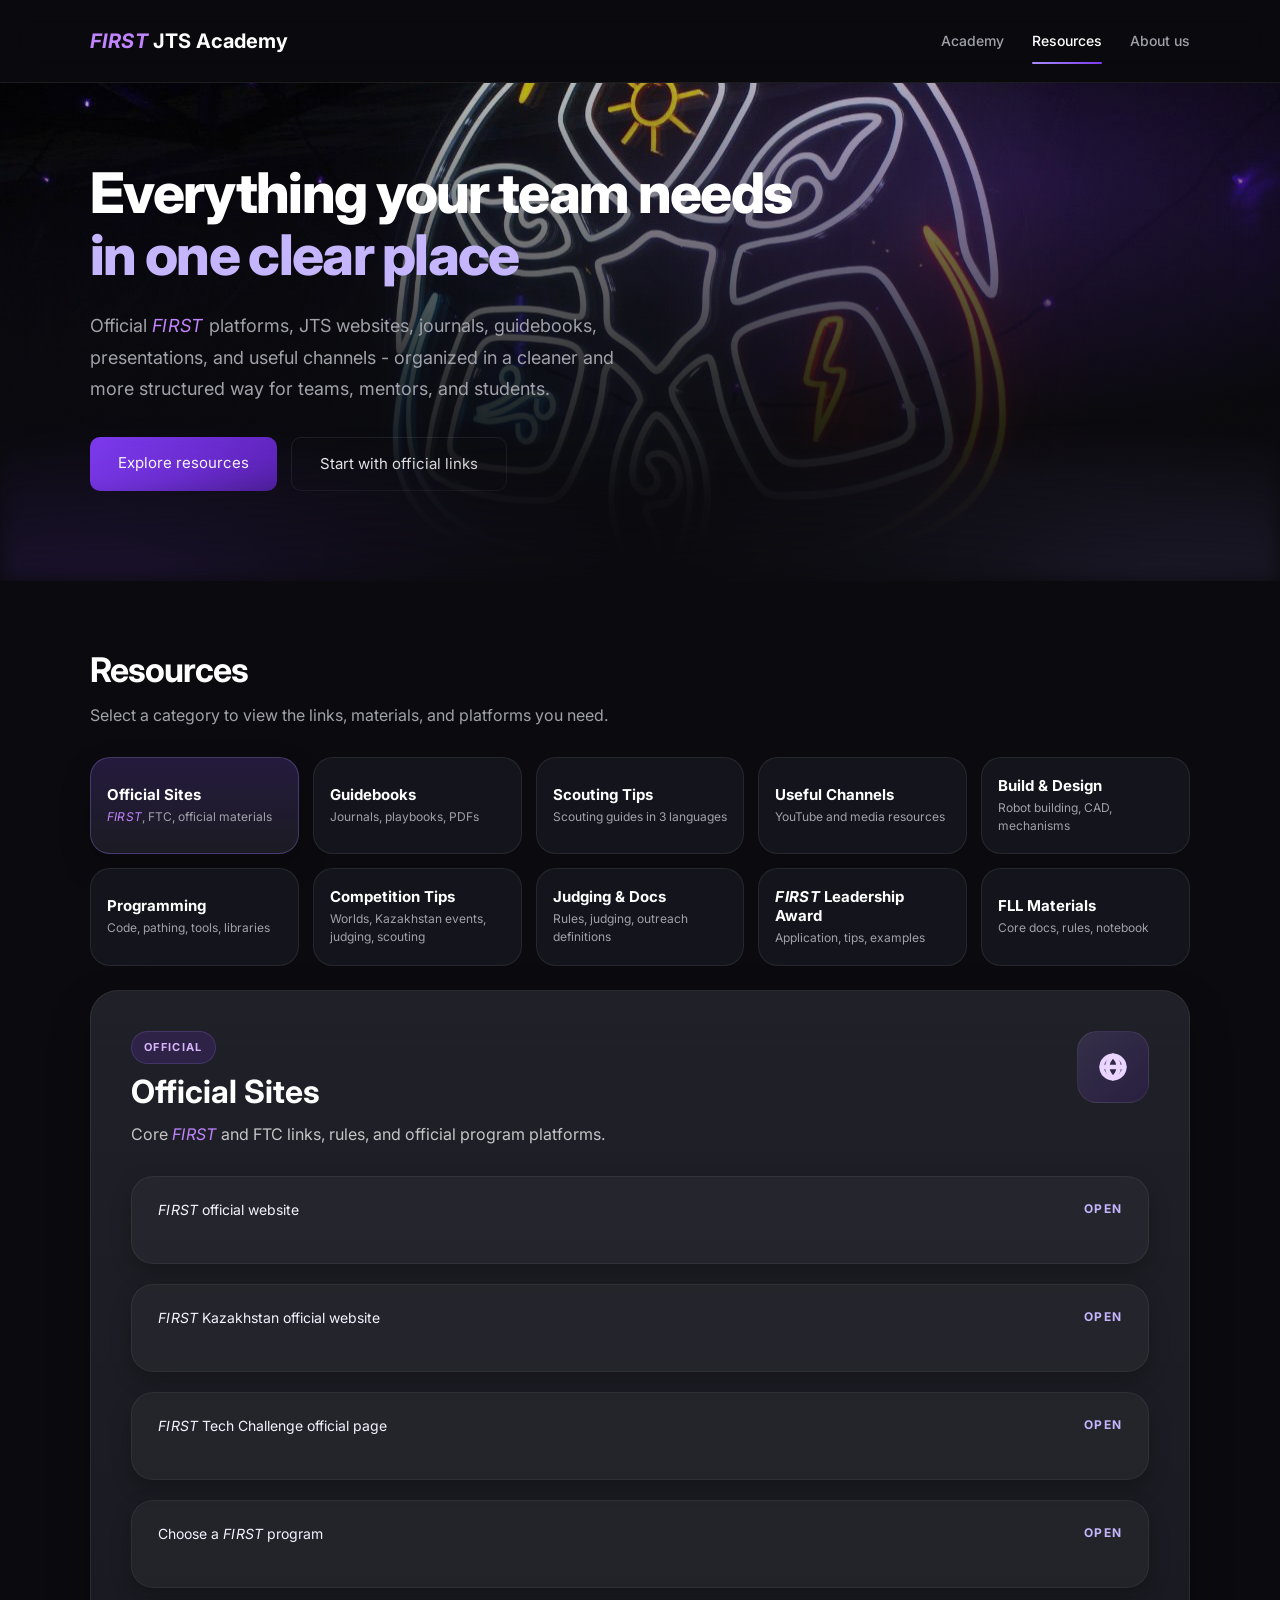
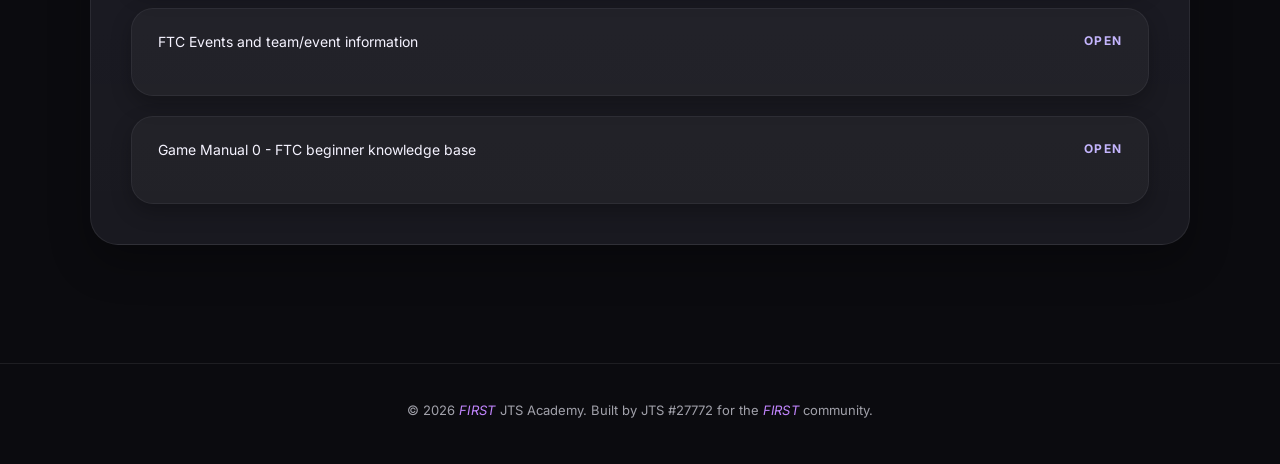
<file: resources.html>
<!DOCTYPE html>
<html lang="en">
<head>
  <meta charset="UTF-8" />
  <title>FIRST JTS Academy — Resources</title>
  <meta name="viewport" content="width=device-width, initial-scale=1.0" />

  <!-- Fonts -->
  <link href="https://fonts.googleapis.com/css2?family=Inter:wght@400;500;600;700;800&display=swap" rel="stylesheet">

  <!-- Icons -->
  <link rel="icon" href="/favicon.ico?v=1" sizes="any">
  <link rel="shortcut icon" href="/favicon.ico?v=1">
  <link rel="icon" type="image/png" href="/favicon-32x32.png?v=1">
  <link rel="apple-touch-icon" href="/apple-touch-icon.png?v=1">

  <!-- Styles -->
  <link rel="stylesheet" href="resources.css" />
</head>
<body>

  <!-- NAVIGATION -->
  <nav>
    <div class="nav-inner">
      <div class="logo"><span class="first-word">FIRST</span> JTS Academy</div>

      <button class="nav-toggle" type="button" aria-label="Open navigation menu" aria-expanded="false">
        Menu
      </button>

      <div class="nav-links">
            <a href="index.html">Academy</a>
    <a href="resources.html" class="active">Resources</a>
    <a href="aboutus.html">About us</a>
      </div>
    </div>
  </nav>

<!-- HERO -->
<header class="resources-hero">
  <div class="hero-bg-image"></div>
  <div class="container hero-grid">
    <div class="hero-copy">
      <h1 class="hero-title">
        Everything your team needs
        <span>in one clear place</span>
      </h1>

      <p class="hero-text">
        Official <span class="first-word">FIRST</span> platforms, JTS websites, journals, guidebooks, presentations, and useful channels -
        organized in a cleaner and more structured way for teams, mentors, and students.
      </p>

      <div class="hero-actions">
        <a href="#resource-groups" class="btn primary">Explore resources</a>
        <a href="#official-sites" class="btn secondary">Start with official links</a>
      </div>
    </div>
  </div>
</header>


<!-- RESOURCE GROUPS -->
<section id="resource-groups" class="resources-switcher-section">
  <div class="container">
    <div class="section-head">
      <h2>Resources</h2>
      <p>
        Select a category to view the links, materials, and platforms you need.
      </p>
    </div>

    <!-- CATEGORY BUTTONS -->
    <div class="resource-tabs" role="tablist" aria-label="Resources categories">
      <button class="resource-tab active" data-target="official-sites" role="tab" aria-selected="true">
        <span class="resource-tab__title">Official Sites</span>
        <span class="resource-tab__meta"><span class="first-word">FIRST</span>, FTC, official materials</span>
      </button>

      <button class="resource-tab" data-target="guidebooks" role="tab" aria-selected="false">
        <span class="resource-tab__title">Guidebooks</span>
        <span class="resource-tab__meta">Journals, playbooks, PDFs</span>
      </button>

      <button class="resource-tab" data-target="scouting-tips" role="tab" aria-selected="false">
        <span class="resource-tab__title">Scouting Tips</span>
        <span class="resource-tab__meta">Scouting guides in 3 languages</span>
      </button>

      <button class="resource-tab" data-target="channels" role="tab" aria-selected="false">
        <span class="resource-tab__title">Useful Channels</span>
        <span class="resource-tab__meta">YouTube and media resources</span>
      </button>

      <button class="resource-tab" data-target="build-design" role="tab" aria-selected="false">
       <span class="resource-tab__title">Build & Design</span>
       <span class="resource-tab__meta">Robot building, CAD, mechanisms</span>
      </button>

      <button class="resource-tab" data-target="programming" role="tab" aria-selected="false">
        <span class="resource-tab__title">Programming</span>
        <span class="resource-tab__meta">Code, pathing, tools, libraries</span>
      </button>

      <button class="resource-tab" data-target="competition-tips" role="tab" aria-selected="false">
        <span class="resource-tab__title">Competition Tips</span>
        <span class="resource-tab__meta">Worlds, Kazakhstan events, judging, scouting</span>
      </button>

      <button class="resource-tab" data-target="judging-docs" role="tab" aria-selected="false">
        <span class="resource-tab__title">Judging & Docs</span>
        <span class="resource-tab__meta">Rules, judging, outreach definitions</span>
      </button>

      <button class="resource-tab" data-target="first-leadership-award" role="tab" aria-selected="false">
        <span class="resource-tab__title"><span class="first-word">FIRST</span> Leadership Award</span>
        <span class="resource-tab__meta">Application, tips, examples</span>
      </button>

      <button class="resource-tab" data-target="fll-materials" role="tab" aria-selected="false">
        <span class="resource-tab__title">FLL Materials</span>
        <span class="resource-tab__meta">Core docs, rules, notebook</span>
      </button>
    </div>

    
    <!-- PANELS -->
    <div class="resource-panels" id="resource-panels">

      <!-- OFFICIAL SITES -->
      <article class="resource-panel active" id="official-sites" role="tabpanel">
        <div class="resource-panel__top">
          <div>
            <span class="mini-tag">Official</span>
            <h3>Official Sites</h3>
            <p>Core <span class="first-word">FIRST</span> and FTC links, rules, and official program platforms.</p>
          </div>

          <div class="resource-panel__icon">
            <svg viewBox="0 0 24 24">
              <circle cx="12" cy="12" r="8"></circle>
              <path d="M4 12h16"></path>
              <path d="M12 4c2.5 2.2 4 5 4 8s-1.5 5.8-4 8c-2.5-2.2-4-5-4-8s1.5-5.8 4-8z"></path>
            </svg>
          </div>
        </div>

        <div class="resource-panel__links">
  <a href="https://www.firstinspires.org/" target="_blank">
    <span><span class="first-word">FIRST</span> official website</span>
    <strong>Open</strong>
  </a>

  <a href="https://www.firstrobotics.kz/ru/" target="_blank">
    <span><span class="first-word">FIRST</span> Kazakhstan official website</span>
    <strong>Open</strong>
  </a>

  <a href="https://www.firstinspires.org/robotics/ftc" target="_blank">
    <span><span class="first-word">FIRST</span> Tech Challenge official page</span>
    <strong>Open</strong>
  </a>

  <a href="https://www.firstinspires.org/programs/choose-a-program" target="_blank">
    <span>Choose a <span class="first-word">FIRST</span> program</span>
    <strong>Open</strong>
  </a>

  <a href="https://ftc-events.firstinspires.org/" target="_blank">
    <span>FTC Events and team/event information</span>
    <strong>Open</strong>
  </a>

  <a href="https://gm0.org/en/latest/" target="_blank">
    <span>Game Manual 0 - FTC beginner knowledge base</span>
    <strong>Open</strong>
  </a>
</div>
      </article>

      <!-- GUIDEBOOKS -->
      <article class="resource-panel" id="guidebooks" role="tabpanel">
        <div class="resource-panel__top">
          <div>
            <span class="mini-tag">Guides</span>
            <h3>Journals & Guidebooks</h3>
            <p>Playbooks, notebooks, journals, and learning PDFs.</p>
          </div>

          <div class="resource-panel__icon">
            <svg viewBox="0 0 24 24">
              <path d="M5 4h10a3 3 0 0 1 3 3v13H8a3 3 0 0 0-3 3z"></path>
              <path d="M8 4v16"></path>
            </svg>
          </div>
        </div>

        <div class="resource-panel__links">

  <a href="https://drive.google.com/file/d/1VcifcrcH8vjIh4R8Nm_o1u9QVgSpNUOX/preview" target="_blank" rel="noopener noreferrer">
    <span>How to become a champion</span>
    <strong>PDF</strong>
  </a>

  <a href="https://drive.google.com/file/d/1k2nKBszHHMPv51b-7WDmlFzdlDBR5kHC/preview" target="_blank" rel="noopener noreferrer">
    <span>BE <span class="first-word">FIRST</span></span>
    <strong>PDF</strong>
  </a>

  <a href="https://drive.google.com/file/d/1gGm0uVTeVlqH0NUzy3KSu1TToIKtrKXK/preview" target="_blank" rel="noopener noreferrer">
    <span>First Base</span>
    <strong>PDF</strong>
  </a>

  <a href="https://drive.google.com/file/d/1YefotmYhATb3_36gQwszhyMU31Ohj8uK/preview" target="_blank" rel="noopener noreferrer">
    <span>FLL Guide</span>
    <strong>PDF</strong>
  </a>

  <a href="https://drive.google.com/file/d/1DINkgHyyJOBmwQr5Q3kA1xKrnsA_1yeJ/preview" target="_blank" rel="noopener noreferrer">
    <span>FTC Guide</span>
    <strong>PDF</strong>
  </a>

  <a href="https://drive.google.com/file/d/1b5uRMf2EOO5lIYs4LnDSIuzlSrX7B0H_/preview" target="_blank" rel="noopener noreferrer">
    <span>RSX Portfolio</span>
    <strong>PDF</strong>
  </a>

  <a href="https://drive.google.com/file/d/137rQzMReUQ6ew83we1HoBxYLsv4YnPOO/preview" target="_blank" rel="noopener noreferrer">
    <span>USE LEGO</span>
    <strong>PDF</strong>
  </a>

   <a href="https://drive.google.com/file/d/1x6_BaU8KAEFFVEZL9X6d-0H7Gur0okVu/preview" target="_blank" rel="noopener noreferrer">
    <span><span class="first-word">FIRST</span> Partnership Guide</span>
    <strong>PDF</strong>
  </a>

  <a href="https://drive.google.com/file/d/1exuLlhgP5U1xLDOc-Pr7octPcCz9Uv1a/preview" target="_blank" rel="noopener noreferrer">
    <span>FLL Challenge Unearthed (EN)</span>
    <strong>PDF</strong>
  </a>

  <a href="https://drive.google.com/file/d/1MMUTod1ZkCIWDnTfpkJUj7yZHh5f1KhX/preview" target="_blank" rel="noopener noreferrer">
    <span>FLL Challenge Unearthed — RGR (EN)</span>
    <strong>PDF</strong>
  </a>

  <a href="https://drive.google.com/file/d/1dt9pfKxjnbHXbh5PsAkWIHIwbtq7Pur6/preview" target="_blank" rel="noopener noreferrer">
    <span>FLL Challenge Unearthed — TMG (EN)</span>
    <strong>PDF</strong>
  </a>

  <a href="https://drive.google.com/file/d/1gHklJ6m66d7zHClcry_IuXl_oUjBWhdj/preview" target="_blank" rel="noopener noreferrer">
    <span>FLL Challenge Unearthed (KZ)</span>
    <strong>PDF</strong>
  </a>

  <a href="https://drive.google.com/file/d/1ABT4TflNcoNP60862d4mXTU1DA8nM-BL/preview" target="_blank" rel="noopener noreferrer">
    <span>FLL Challenge Unearthed — RGR (KZ)</span>
    <strong>PDF</strong>
  </a>

  <a href="https://drive.google.com/file/d/1YD1GNjexwtvzWBZ2oyReca7taN361sO6/preview" target="_blank" rel="noopener noreferrer">
    <span>FLL Challenge Unearthed — TMG (KZ)</span>
    <strong>PDF</strong>
  </a>

  <a href="https://drive.google.com/file/d/1jAT_ptc5jlWAfx5BtHiGy5tDnxXHpq0T/preview" target="_blank" rel="noopener noreferrer">
    <span>FLL Challenge Unearthed (RU)</span>
    <strong>PDF</strong>
  </a>

  <a href="https://drive.google.com/file/d/1jCS9D276YJNYRlVFUew3tWJmv1cJ5EVb/preview" target="_blank" rel="noopener noreferrer">
    <span>FLL Challenge Unearthed — RGR (RU)</span>
    <strong>PDF</strong>
  </a>

  <a href="https://drive.google.com/file/d/1InDeYvRijv5WNA66wANSartWRyJ1eJBJ/preview" target="_blank" rel="noopener noreferrer">
    <span>FLL Challenge Unearthed — TMG (RU)</span>
    <strong>PDF</strong>
  </a>

</div>
      </article>

      <!-- SCOUTING TIPS -->
<article class="resource-panel" id="scouting-tips" role="tabpanel">
  <div class="resource-panel__top">
    <div>
      <span class="mini-tag">Scouting</span>
      <h3>Scouting Tips</h3>
      <p>Useful scouting guides to help teams understand, track, and analyze matches better.</p>
    </div>

    <div class="resource-panel__icon">
      <svg viewBox="0 0 24 24">
        <path d="M3 18l6-6 4 4 7-8"></path>
        <path d="M14 8h6v6"></path>
      </svg>
    </div>
  </div>

  <div class="resource-panel__links">
    <a href="https://drive.google.com/file/d/1_vxbWUe-J2h91FbyHPco3QFctjRi4Vnv/preview" target="_blank" rel="noopener noreferrer">
      <span>Scouting Tips (English)</span>
      <strong>PDF</strong>
    </a>

    <a href="https://drive.google.com/file/d/1x234njcNvUluJnSG3wB5b3LoZ_qrFvVE/preview" target="_blank" rel="noopener noreferrer">
      <span>Scouting Tips (Русский)</span>
      <strong>PDF</strong>
    </a>

    <a href="https://drive.google.com/file/d/1DkgZtCdr_G7RTuzLuizB51xMPXAKy5vL/preview" target="_blank" rel="noopener noreferrer">
      <span>Scouting Tips (Қазақша)</span>
      <strong>PDF</strong>
    </a>
  </div>
</article>

      <!-- CHANNELS -->
      <article class="resource-panel" id="channels" role="tabpanel">
        <div class="resource-panel__top">
          <div>
            <span class="mini-tag">Media</span>
            <h3>Useful Channels</h3>
            <p>YouTube channels, engineering media, and helpful public resources.</p>
          </div>

          <div class="resource-panel__icon">
            <svg viewBox="0 0 24 24">
              <rect x="3" y="5" width="18" height="14" rx="3"></rect>
              <path d="M10 9.5l5 2.5-5 2.5z"></path>
            </svg>
          </div>
        </div>

       <div class="resource-panel__links">
  <a href="https://www.youtube.com/@FUNRoboticsNetwork" target="_blank">
    <span>FUN Robotics Network</span>
    <strong>Watch</strong>
  </a>

  <a href="https://www.youtube.com/playlist?list=PLRHdgFNRLyaNq31TZ-N_H1orUvM3LK5gi" target="_blank">
    <span>Team guide for FTC members</span>
    <strong>Watch</strong>
  </a>

  <a href="https://www.youtube.com/playlist?list=PLRHdgFNRLyaPiZ5rvINwMmGMHEIL9usla" target="_blank">
    <span>Learn Java for Robotics (FTC)</span>
    <strong>Watch</strong>
  </a>

  <a href="https://www.reddit.com/r/FTC/" target="_blank">
    <span>FTC Reddit community</span>
    <strong>Visit</strong>
  </a>

  <a href="https://discord.com/invite/first-tech-challenge" target="_blank">
    <span>FTC Discord community</span>
    <strong>Join</strong>
  </a>

  <a href="https://www.youtube.com/playlist?list=PLh0g6kP8A9uD5b7k7gS1rO6j1j9X8mW3p" target="_blank">
    <span>Robot build and design playlist</span>
    <strong>Watch</strong>
  </a>

  <a href="https://www.youtube.com/playlist?list=PLh0g6kP8A9uBf7Qk8O8qYV0kQx4T7K9xA" target="_blank">
    <span>Robot wiring and electronics playlist</span>
    <strong>Watch</strong>
  </a>

  <a href="https://t.me/jeltoqsun27772" target="_blank">
    <span>JelToqSun Telegram channel</span>
    <strong>Visit</strong>
  </a>
</div>
      </article>

       <!-- BUILD & DESIGN -->
      <article class="resource-panel" id="build-design" role="tabpanel">
        <div class="resource-panel__top">
          <div>
            <span class="mini-tag">Robot</span>
            <h3>Build & Design</h3>
            <p>Robot building resources, CAD tools, mechanisms, wiring, and design references.</p>
          </div>

          <div class="resource-panel__icon">
            <svg viewBox="0 0 24 24">
             <path d="M14 3h7v7"></path>
             <path d="M10 14L21 3"></path>
             <path d="M21 14v7h-7"></path>
             <path d="M3 10V3h7"></path>
             <path d="M3 3l7 7"></path>
             <path d="M3 21l7-7"></path>
             <path d="M10 21H3v-7"></path>
            </svg>
          </div>
        </div>

  <div class="resource-panel__links">
    <a href="https://www.gobilda.com/" target="_blank">
      <span>goBILDA Documentation and Parts</span>
      <strong>Open</strong>
    </a>

    <a href="https://www.projectb.net.au/resources/robot-mechanisms/" target="_blank">
      <span>ProjectB Mechanism Encyclopedia</span>
      <strong>Open</strong>
    </a>

    <a href="https://www.youtube.com/playlist?list=PLRHdgFNRLyaO9A0hdJ_jJB0zk7mqLSoxt" target="_blank">
      <span>FTC Robotics Building Concepts</span>
      <strong>Watch</strong>
    </a>

    <a href="https://frcdesign.org/" target="_blank">
      <span>FRCDesign.org - Onshape and design learning</span>
      <strong>Open</strong>
    </a>

    <a href="https://youtu.be/0QT3IAVSfdw?si=Fb86esK-wtOcrR-G" target="_blank">
      <span>Fusion 360 step-by-step design lesson</span>
      <strong>Watch</strong>
    </a>
  </div>
</article>

      <!-- PROGRAMMING -->
        <article class="resource-panel" id="programming" role="tabpanel">
          <div class="resource-panel__top">
           <div>
             <span class="mini-tag">Code</span>
             <h3>Programming</h3>
             <p>Robot programming resources, Java, autonomous pathing, dashboards, and libraries.</p>
           </div>

    <div class="resource-panel__icon">
      <svg viewBox="0 0 24 24">
        <path d="M8 16l-4-4 4-4"></path>
        <path d="M16 8l4 4-4 4"></path>
        <path d="M14 4l-4 16"></path>
      </svg>
    </div>
  </div>

  <div class="resource-panel__links">
    <a href="https://github.com/FIRST-Tech-Challenge/FtcRobotController" target="_blank">
      <span>FTC Robot Controller GitHub</span>
      <strong>Open</strong>
    </a>

    <a href="https://cookbook.dairy.foundation/" target="_blank">
      <span>FTC RoadRunner Guide / Cookbook</span>
      <strong>Open</strong>
    </a>

    <a href="https://www.youtube.com/playlist?list=PLRHdgFNRLyaPiZ5rvINwMmGMHEIL9usla" target="_blank">
      <span>Learn Java for Robotics (FTC)</span>
      <strong>Watch</strong>
    </a>

    <a href="https://acmerobotics.github.io/ftc-dashboard/" target="_blank">
      <span>FTC Dashboard</span>
      <strong>Open</strong>
    </a>

    <a href="https://pedropathing.com/" target="_blank">
      <span>Pedro Pathing</span>
      <strong>Open</strong>
    </a>

    <a href="https://learnroadrunner.com/" target="_blank">
      <span>Road Runner Guide</span>
      <strong>Open</strong>
    </a>

    <a href="https://github.com/acmerobotics/road-runner" target="_blank">
      <span>Road Runner GitHub Library</span>
      <strong>Open</strong>
    </a>
  </div>
</article>


      <!-- TIPS -->
<article class="resource-panel" id="competition-tips" role="tabpanel">
  <div class="resource-panel__top">
    <div>
      <span class="mini-tag">Events</span>
      <h3>Competition Tips & Events</h3>
      <p>Everything about competitions: scouting, judging, Worlds preparation, and Kazakhstan event updates.</p>
    </div>

    <div class="resource-panel__icon">
      <svg viewBox="0 0 24 24">
        <path d="M8 6h13"></path>
        <path d="M8 12h13"></path>
        <path d="M8 18h13"></path>
        <path d="M3 6h.01"></path>
        <path d="M3 12h.01"></path>
        <path d="M3 18h.01"></path>
      </svg>
    </div>
  </div>

  <div class="resource-panel__links">

    <!-- WORLDS SCHEDULE -->
    <a href="https://community.firstinspires.org/hubfs/web/program/ftc/2026-ftc-cmp-team-schedule.pdf" target="_blank">
      <span>FTC Worlds Schedule 2026 - full match schedule, judging windows, and event timing</span>
      <strong>Open</strong>
    </a>

    <!-- NEW JUDGING FORMAT -->
    <a href="https://community.firstinspires.org/-new-team-judging-experience-for-first-championship" target="_blank">
      <span>New Judging Format - how pit interviews work and what to expect from judges at Worlds</span>
      <strong>Open</strong>
    </a>

    <!-- FTC BLOG -->
    <a href="https://community.firstinspires.org/topic/ftc" target="_blank">
      <span>FTC Blog - insights, updates, and ideas from the global <span class="first-word">FIRST</span> Tech Challenge community</span>
      <strong>Read</strong>
    </a>

    <!-- FLL BLOG -->
    <a href="https://community.firstinspires.org/topic/fll" target="_blank">
      <span>FLL Blog - inspiration and educational content from <span class="first-word">FIRST</span> LEGO League</span>
      <strong>Read</strong>
    </a>

    <!-- KAZAKHSTAN TELEGRAM -->
    <a href="https://t.me/firstkazakhstan/4027" target="_blank">
      <span><span class="first-word">FIRST</span> Kazakhstan Chat - main place where teams share competition info and updates</span>
      <strong>Join</strong>
    </a>

  </div>
</article>



      <!-- JUDGING DOCS -->
<article class="resource-panel" id="judging-docs" role="tabpanel">
  <div class="resource-panel__top">
    <div>
      <span class="mini-tag">Official Docs</span>
      <h3>Judging & Official Docs</h3>
      <p>Core official documents for competition rules, judging preparation, outreach wording, and interview expectations.</p>
    </div>

    <div class="resource-panel__icon">
      <svg viewBox="0 0 24 24">
        <path d="M7 3h7l5 5v13a1 1 0 0 1-1 1H7a2 2 0 0 1-2-2V5a2 2 0 0 1 2-2z"></path>
        <path d="M14 3v6h6"></path>
      </svg>
    </div>
  </div>

  <div class="resource-panel__links">

    <a href="https://drive.google.com/file/d/1xVAqAUNvoYwlM_xu4nY8WaTnfcKGr2K-/preview" target="_blank" rel="noopener noreferrer">
      <span>
        <strong>Competition Manual (DECODE)</strong><br>
        Main season rulebook covering inspection, event rules, awards, tournament flow, and advancement.
      </span>
      <strong>PDF</strong>
    </a>

    <a href="https://drive.google.com/file/d/15mOEYJ-dpMvsEdntRJD2RqI2UXNHJWoc/preview" target="_blank" rel="noopener noreferrer">
      <span>
        <strong>Judging Question Bank</strong><br>
        A starter bank of real judging questions for structured and pit interviews across awards and team areas.
      </span>
      <strong>PDF</strong>
    </a>

    <a href="https://drive.google.com/file/d/1gI9WiQwlYXR5ArgiOHkSPlwlCSjNOelY/preview" target="_blank" rel="noopener noreferrer">
      <span>
        <strong>Outreach Terms and Definitions</strong><br>
        Official definitions for Started, Mentored, Assisted, Published Resources, Hosted, Supported, Reached, and Advocated.
      </span>
      <strong>PDF</strong>
    </a>

    <a href="https://drive.google.com/file/d/101TFi-Q15gc2deXxow7lT2VrDM7ulDOZ/preview" target="_blank" rel="noopener noreferrer">
      <span>
        <strong>Structured Interview Feedback Form</strong><br>
        A judging feedback-style rubric showing what judges look for in Connect, Reach, Sustain, Innovate, Control, and Design.
      </span>
      <strong>PDF</strong>
    </a>

  </div>
</article>

<!-- FIRST LEADERSHIP AWARD -->
<article class="resource-panel" id="first-leadership-award" role="tabpanel">
  <div class="resource-panel__top">
    <div>
      <span class="mini-tag">Award</span>
      <h3><span class="first-word">FIRST</span> Leadership Award Resources</h3>
      <p>Guides and materials for students applying to the <span class="first-word">FIRST</span> Leadership Award, including structure, tips, and preparation.</p>
    </div>

    <div class="resource-panel__icon">
      <svg viewBox="0 0 24 24">
        <path d="M12 3l9 4-9 4-9-4 9-4z"></path>
        <path d="M3 7v6c0 3 4 5 9 5s9-2 9-5V7"></path>
      </svg>
    </div>
  </div>

  <div class="resource-panel__links">

    <a href="https://drive.google.com/file/d/1phrbL96amM954rPh2VVv1lgtXopIe0cN/preview" target="_blank" rel="noopener noreferrer">
      <span>
        <strong><span class="first-word">FIRST</span> Leadership Award Guide (English)</strong><br>
        Complete guide for preparing a strong <span class="first-word">FIRST</span> Leadership Award application, including structure, examples, and strategy.
      </span>
      <strong>EN</strong>
    </a>

    <a href="https://drive.google.com/file/d/1igk8PdLnaiucRa-msn2Z_HDLpoeCPiaF/preview" target="_blank" rel="noopener noreferrer">
      <span>
        <strong><span class="first-word">FIRST</span> Leadership Award Guide (Русский)</strong><br>
        Полный гайд по подготовке к <span class="first-word">FIRST</span> Leadership Award: структура, примеры и рекомендации.
      </span>
      <strong>RU</strong>
    </a>

    <a href="https://drive.google.com/file/d/1Uo7z4eHpG4fzKtIeSysQco1GY6XvH6I_/preview" target="_blank" rel="noopener noreferrer">
      <span>
        <strong><span class="first-word">FIRST</span> Leadership Award Guide (Қазақша)</strong><br>
        <span class="first-word">FIRST</span> Leadership Award-ға дайындалуға арналған толық нұсқаулық: құрылым, мысалдар және кеңестер.
      </span>
      <strong>KZ</strong>
    </a>

  </div>
</article>

<!-- FLL MATERIALS -->
<article class="resource-panel" id="fll-materials" role="tabpanel">
  <div class="resource-panel__top">
    <div>
      <span class="mini-tag">FLL</span>
      <h3><span class="first-word">FIRST</span> LEGO League Materials</h3>
      <p>Official season resources: notebook, rules, and team guide.</p>
    </div>

    <div class="resource-panel__icon">
      <svg viewBox="0 0 24 24">
        <path d="M4 6h16M4 12h16M4 18h10"></path>
      </svg>
    </div>
  </div>

  <div class="resource-panel__links">

    <a href="https://drive.google.com/file/d/1exuLlhgP5U1xLDOc-Pr7octPcCz9Uv1a/view?usp=sharing" target="_blank" rel="noopener noreferrer">
      <span>Engineering Notebook (EN)</span>
      <strong>PDF</strong>
    </a>

    <a href="https://drive.google.com/file/d/1jAT_ptc5jlWAfx5BtHiGy5tDnxXHpq0T/view?usp=sharing" target="_blank" rel="noopener noreferrer">
      <span>Инженерная тетрадь (RU)</span>
      <strong>PDF</strong>
    </a>

    <a href="https://drive.google.com/file/d/1gHklJ6m66d7zHClcry_IuXl_oUjBWhdj/view?usp=sharing" target="_blank" rel="noopener noreferrer">
      <span>Инженерлік дәптер (KZ)</span>
      <strong>PDF</strong>
    </a>

    <a href="https://drive.google.com/file/d/1MMUTod1ZkCIWDnTfpkJUj7yZHh5f1KhX/view?usp=sharing" target="_blank" rel="noopener noreferrer">
      <span>Robot Game Rulebook (EN)</span>
      <strong>PDF</strong>
    </a>

    <a href="https://drive.google.com/file/d/1jCS9D276YJNYRlVFUew3tWJmv1cJ5EVb/view?usp=sharing" target="_blank" rel="noopener noreferrer">
      <span>Книга правил игры роботов (RU)</span>
      <strong>PDF</strong>
    </a>

    <a href="https://drive.google.com/file/d/1ABT4TflNcoNP60862d4mXTU1DA8nM-BL/view?usp=sharing" target="_blank" rel="noopener noreferrer">
      <span>Робот ойынының ережелері (KZ)</span>
      <strong>PDF</strong>
    </a>

    <a href="https://drive.google.com/file/d/1dt9pfKxjnbHXbh5PsAkWIHIwbtq7Pur6/view?usp=sharing" target="_blank" rel="noopener noreferrer">
      <span>Team Meeting Guide (EN)</span>
      <strong>PDF</strong>
    </a>

    <a href="https://drive.google.com/file/d/1InDeYvRijv5WNA66wANSartWRyJ1eJBJ/view?usp=sharing" target="_blank" rel="noopener noreferrer">
      <span>Руководство по работе с командой (RU)</span>
      <strong>PDF</strong>
    </a>

    <a href="https://drive.google.com/file/d/1YD1GNjexwtvzWBZ2oyReca7taN361sO6/view?usp=sharing" target="_blank" rel="noopener noreferrer">
      <span>Топ нұсқаулығы (KZ)</span>
      <strong>PDF</strong>
    </a>

  </div>
</article>

    </div>
  </div>
</section>

     

  <!-- FOOTER -->
  <footer>
    © 2026 <span class="first-word">FIRST</span> JTS Academy. Built by JTS #27772 for the <span class="first-word">FIRST</span> community.
  </footer>

  <script>
  (() => {
    const nav = document.querySelector('nav');
    const toggle = document.querySelector('.nav-toggle');
    const links = document.querySelector('.nav-links');
    if (!nav || !toggle || !links) return;

    const close = () => {
      nav.classList.remove('nav--open');
      toggle.setAttribute('aria-expanded', 'false');
    };

    toggle.addEventListener('click', () => {
      const isOpen = nav.classList.toggle('nav--open');
      toggle.setAttribute('aria-expanded', String(isOpen));
    });

    links.addEventListener('click', (e) => {
      const a = e.target && e.target.closest ? e.target.closest('a') : null;
      if (a) close();
    });

    document.addEventListener('click', (e) => {
      if (!nav.classList.contains('nav--open')) return;
      if (!nav.contains(e.target)) close();
    });

    document.addEventListener('keydown', (e) => {
      if (e.key === 'Escape') close();
    });

    window.addEventListener('resize', () => {
      if (window.matchMedia('(min-width: 641px)').matches) close();
    });
  })();

  const resourceTabs = document.querySelectorAll('.resource-tab');
  const resourcePanels = document.querySelectorAll('.resource-panel');

  const panelsAnchor = document.getElementById('resource-panels');
  const isMobileResources = () => window.matchMedia('(max-width: 768px)').matches;

  const canonicalTarget = (raw) => {
    if (!raw) return raw;
    if (raw === 'deans-list') return 'first-leadership-award';
    return raw;
  };

  const activateResourcePanel = (rawTarget) => {
    const target = canonicalTarget(rawTarget);
    if (!target) return;

    const tabToActivate = document.querySelector(`.resource-tab[data-target="${target}"]`);
    const panelToActivate = document.getElementById(target);
    if (!tabToActivate || !panelToActivate) return;

    resourceTabs.forEach(item => {
      item.classList.remove('active');
      item.setAttribute('aria-selected', 'false');
    });

    resourcePanels.forEach(panel => {
      panel.classList.remove('active');
    });

    tabToActivate.classList.add('active');
    tabToActivate.setAttribute('aria-selected', 'true');
    panelToActivate.classList.add('active');

    if (panelsAnchor && isMobileResources()) {
      requestAnimationFrame(() => {
        panelsAnchor.scrollIntoView({ behavior: 'smooth', block: 'start' });
      });
    }
  };

  resourceTabs.forEach(tab => {
    tab.addEventListener('click', () => {
      activateResourcePanel(tab.dataset.target);
    });
  });

  // Backward compatibility for old anchors like #deans-list
  if (window.location.hash) {
    const hashTarget = window.location.hash.replace('#', '');
    activateResourcePanel(hashTarget);
  }
</script>

</body>
</html>
</file>
<file: style.css>
:root {
  --bg-main: #0b0b0f;
  --bg-card: #14141c;
  --accent: #7c3aed;
  --accent-glow: #a78bfa;
  --text-main: #ffffff;
  --text-muted: #a1a1aa;
  --border: rgba(255,255,255,0.08);
}

/* RESET */
* {
  margin: 0;
  padding: 0;
  box-sizing: border-box;
}

/* BASE */
body {
  font-family: 'Inter', system-ui, sans-serif;
  position: relative;
  background: var(--bg-main);
  color: var(--text-main);
  line-height: 1.6;
}

/* LAYOUT */
.container {
  max-width: 1100px;
  margin: 0 auto;
}

section {
  padding: 80px 0;
}

/* NAV */
/* NAV */
nav {
  position: sticky;
  top: 0;
  z-index: 50;
  backdrop-filter: blur(14px);
  background: rgba(11,11,15,0.72);
  border-bottom: 1px solid var(--border);
}

.nav-inner {
  width: min(1100px, calc(100% - 48px));
  margin: 0 auto;
  height: 82px;
  display: flex;
  align-items: center;
  justify-content: space-between;
  gap: 20px;
}

.logo {
  font-weight: 700;
  font-size: 20px;
  color: white;
  white-space: nowrap;
}

.nav-links {
  display: flex;
  align-items: center;
  gap: 28px;
}

.nav-toggle {
  display: none;
  border: 1px solid var(--border);
  background: rgba(255,255,255,0.04);
  color: var(--text-main);
  padding: 10px 14px;
  border-radius: 12px;
  font: inherit;
  font-size: 14px;
  cursor: pointer;
}

.nav-toggle:active {
  transform: translateY(1px);
}

.nav-links a {
  color: var(--text-muted);
  font-size: 14px;
  font-weight: 500;
  transition: color 0.2s ease;
  position: relative;
  text-decoration: none;
  margin-left: 0;
}

.nav-links a:hover,
.nav-links a.active {
  color: var(--text-main);
}

.nav-links a.active::after {
  content: "";
  position: absolute;
  left: 0;
  right: 0;
  bottom: -12px;
  height: 2px;
  border-radius: 999px;
  background: linear-gradient(90deg, #a78bfa, #7c3aed);
}

/* HERO */
.hero {
  padding: 120px 64px;
}

.hero h1 {
  font-size: 56px;
  line-height: 1.1;
  margin-bottom: 24px;
}

.hero p {
  max-width: 560px;
  color: var(--text-muted);
  font-size: 18px;
  margin-bottom: 32px;
}

/* BUTTONS */
.btn {
  display: inline-block;
  padding: 14px 28px;
  border-radius: 10px;
  font-size: 15px;
  border: 1px solid var(--border);
  color: var(--text-main);
  text-decoration: none;
}

.btn.primary {
  background: linear-gradient(135deg, var(--accent), #5b21b6);
  border: none;
}

/* TITLES */
h2 {
  font-size: 36px;
  margin-bottom: 24px;
}

p {
  color: var(--text-muted);
}

/* GRID */
.grid {
  display: grid;
  grid-template-columns: repeat(auto-fit, minmax(260px, 1fr));
  gap: 24px;
  margin-top: 32px;
}

/* CARD */
.card {
  background: var(--bg-card);
  border: 1px solid var(--border);
  border-radius: 16px;
  padding: 24px;
}

.card h3 {
  font-size: 18px;
  margin-bottom: 8px;
}

.card p {
  font-size: 14px;
}

/* TAG */
.tag {
  display: inline-block;
  font-size: 11px;
  padding: 4px 10px;
  border-radius: 999px;
  margin-bottom: 10px;
}

.tag.tech {
  background: rgba(124,58,237,0.2);
  color: var(--accent-glow);
}

.tag.nontech {
  background: rgba(255,255,255,0.1);
  color: var(--text-muted);
}

/* FOOTER */
footer {
  padding: 40px 0;
  border-top: 1px solid var(--border);
  text-align: center;
  font-size: 13px;
  color: var(--text-muted);
}

/* MOBILE */
@media (max-width: 900px) {
  .nav-inner {
    width: min(1100px, calc(100% - 64px));
    height: 76px;
  }

  .hero {
    padding-left: 32px;
    padding-right: 32px;
  }

  .hero h1 {
    font-size: 42px;
  }
}

/* PAGE LAYOUT FIX */

.page {
  max-width: 1200px;
  margin: 0 auto;
  padding: 80px 64px;
}

.page-header {
  max-width: 700px;
  margin-bottom: 80px;
}

.program-card img {
  width: 100%;
  height: 270px;
  object-fit: cover;
  object-position: center top; 
  border-radius: 14px;
  margin-bottom: 16px;
}
.program-link {
  text-decoration: none;
  color: inherit;
  display: block;
}

.program-link:hover .card {
  border-color: var(--accent);
  transform: translateY(-4px);
  transition: 0.2s ease;
}

.program-card {
  background: var(--bg-card);
  border: 1px solid var(--border);
  border-radius: 20px;
  padding: 20px;
  overflow: hidden; /* 🔥 ВАЖНО */
  transition: 0.2s ease;
}

/* ===== HERO CAROUSEL ===== */

.hero-carousel {
  margin-top: 56px;
  overflow: hidden;
  width: 100%;
}

.carousel-track {
  display: flex;
  gap: 20px;
  animation: scroll 40s linear infinite;
}

.carousel-track img {
  border-radius: 20px;
  object-fit: cover;
  flex-shrink: 0;
}

/* размеры */
.carousel-track img.square {
  width: 300px;
  height: 300px;
}

.carousel-track img.rect {
  width: 410px;
  height: 300px;
}

/* анимация */
@keyframes scroll {
  from {
    transform: translateX(0);
  }
  to {
    transform: translateX(-70%);
  }
}

/* мобилка */
@media (max-width: 900px) {
  .carousel-track img.square {
    width: 300px;
    height: 300px;
  }

  .carousel-track img.rect {
    width: 380px;
    height: 300px;
  }
}

/* ABOUT EXPAND CARDS */

.about-cards {
  display: grid;
  grid-template-columns: repeat(auto-fit, minmax(260px, 1fr));
  gap: 24px;
  margin-top: 48px;
}

.about-card {
  background: var(--bg-card);
  border: 1px solid var(--border);
  border-radius: 16px;
  padding: 24px;
  cursor: pointer;
  transition: border 0.2s ease;
}

.about-card:hover {
  border-color: var(--accent);
}

.about-card h3 {
  margin-bottom: 12px;
}

.about-card .preview {
  font-size: 14px;
}

/* скрытая часть */
.about-card .more {
  max-height: 0;
  overflow: hidden;
  opacity: 0;
  transition: max-height 0.35s ease, opacity 0.25s ease;
}

/* открытая карточка */
.about-card.open .more {
  max-height: 300px;
  opacity: 1;
  margin-top: 16px;
}
/* ===== HERO BACKGROUND IMAGE ===== */

.hero {
  position: relative;
  overflow: hidden;
  padding: 160px 64px 120px;
}

/* Фоновая картинка */
.hero::before {
  content: "";
  position: absolute;
  inset: 0;

  background:
    linear-gradient(
      to bottom,
      rgba(11,11,15,0.25) 0%,
      rgba(11,11,15,0.55) 36%,
      rgba(11,11,15,0.82) 58%,
      rgba(11,11,15,0.95) 80%,
      var(--bg-main) 100%
    ),
    url("images/hero-bg.jpg");

  background-size: cover;
  background-position: center;
  z-index: 0;
}

/* затемнение для читаемости текста */
.hero::after {
  content: "";
  position: absolute;
  inset: 0;
  background:
    /* subtle overall darkening */
    linear-gradient(rgba(0,0,0,0.20), rgba(0,0,0,0.20)),
    /* soft haze at the bottom to avoid a seam */
    radial-gradient(900px 220px at 50% 100%, rgba(11,11,15,0.92), transparent 70%),
    radial-gradient(700px 220px at 12% 100%, rgba(124,58,237,0.18), transparent 72%),
    radial-gradient(700px 220px at 88% 100%, rgba(167,139,250,0.14), transparent 72%),
    /* smoother blend into global page background */
    linear-gradient(
      to bottom,
      rgba(11,11,15,0) 0%,
      rgba(11,11,15,0) 52%,
      rgba(11,11,15,0.26) 70%,
      rgba(11,11,15,0.55) 84%,
      rgba(11,11,15,0.88) 96%,
      var(--bg-main) 100%
    );
  filter: blur(10px);
  transform: translateZ(0);
  z-index: 1;
}

/* Контент поверх фона */
.hero .container {
  position: relative;
  z-index: 2;
}

/* Усиливаем читаемость текста */
.hero h1 {
  text-shadow: 0 6px 30px rgba(0,0,0,0.8);
}

.hero p {
  text-shadow: 0 4px 20px rgba(0,0,0,0.7);
}

.first-word {
  font-style: italic;
  letter-spacing: 0.02em;
}

/* SECTION */
.courses {
  padding: 60px 0;
  background: transparent;
  color: white;
}

/* GRID */
.grid {
  display: grid;
  grid-template-columns: repeat(auto-fit, minmax(250px, 1fr));
  gap: 20px;
  margin-top: 30px;
}

/* CARD */
.card {
  background: rgba(17, 17, 17, 0.92);
  padding: 24px;
  border-radius: 16px;
  position: relative;
  overflow: hidden;
  transition: all 0.35s ease;
  cursor: pointer;
  border: 1px solid rgba(255,255,255,0.05);
}

/* ГЛОУ ПОД СВЕТ */
.card::before {
  content: "";
  position: absolute;
  inset: 0;
  background: radial-gradient(circle at var(--x, 50%) var(--y, 50%), rgba(155, 42, 255, 0.25), transparent 60%);
  opacity: 0;
  transition: opacity 0.3s;
}

/* HOVER */
.card:hover {
  transform: translateY(-10px) scale(1.02);
  border: 1px solid #a855f7;
  box-shadow: 0 0 25px rgba(168, 85, 247, 0.4),
              0 20px 40px rgba(0,0,0,0.6);
}

.card:hover::before {
  opacity: 1;
}

/* TEXT */
.card h3 {
  margin: 10px 0;
  transition: color 0.3s;
}

.card:hover h3 {
  color: #c084fc;
}

.card p {
  opacity: 0.8;
}

/* TAGS */
.tag {
  font-size: 12px;
  padding: 4px 10px;
  border-radius: 999px;
}

.tech {
  background: rgba(168, 85, 247, 0.15);
  color: #c084fc;
}

.nontech {
  background: rgba(255,255,255,0.1);
  color: #ccc;
}

/* =========================
   SUPPORT SECTION
========================= */

.support-section {
  padding: 90px 0;
  background: transparent;
  color: white;
}

.support-header {
  max-width: 760px;
  margin-bottom: 30px;
}

.support-header h2 {
  font-size: 40px;
  line-height: 1.08;
  margin-bottom: 10px;
}

.support-header p {
  font-size: 16px;
  color: rgba(255,255,255,0.72);
  line-height: 1.7;
}

.support-grid {
  display: grid;
  grid-template-columns: repeat(3, minmax(0, 1fr));
  gap: 20px;
}

.support-item {
  position: relative;
  overflow: hidden;
  border-radius: 22px;
  background: rgba(17, 17, 17, 0.92);
  border: 1px solid rgba(255,255,255,0.06);
  min-height: 320px;
  transition: transform 0.35s ease, border-color 0.35s ease, box-shadow 0.35s ease;
  cursor: pointer;
}

.support-item::before {
  content: "";
  position: absolute;
  inset: 0;
  background: radial-gradient(
    circle at var(--x, 50%) var(--y, 50%),
    rgba(168, 85, 247, 0.24),
    transparent 55%
  );
  opacity: 0;
  transition: opacity 0.3s ease;
  z-index: 1;
  pointer-events: none;
}

.support-item:hover {
  transform: translateY(-8px) scale(1.01);
  border-color: #a855f7;
  box-shadow:
    0 0 24px rgba(168, 85, 247, 0.22),
    0 20px 40px rgba(0,0,0,0.45);
}

.support-item:hover::before {
  opacity: 1;
}

.support-item img {
  position: absolute;
  inset: 0;
  width: 100%;
  height: 100%;
  object-fit: cover;
  transition: transform 0.45s ease;
}

.support-item:hover img {
  transform: scale(1.05);
}

.support-item::after {
  content: "";
  position: absolute;
  inset: 0;
  background:
    linear-gradient(
      to top,
      rgba(0,0,0,0.88) 0%,
      rgba(0,0,0,0.55) 45%,
      rgba(0,0,0,0.18) 100%
    );
  z-index: 1;
}

.support-item__content {
  position: absolute;
  left: 20px;
  right: 20px;
  bottom: 20px;
  z-index: 2;
}

.support-badge {
  display: inline-flex;
  align-items: center;
  padding: 6px 10px;
  border-radius: 999px;
  margin-bottom: 10px;
  background: rgba(168, 85, 247, 0.16);
  border: 1px solid rgba(192,132,252,0.20);
  color: #d8b4fe;
  font-size: 11px;
  font-weight: 700;
  letter-spacing: 0.08em;
  text-transform: uppercase;
}

.support-item h3 {
  font-size: 24px;
  line-height: 1.15;
  margin-bottom: 8px;
  color: white;
}

.support-item p {
  font-size: 14px;
  line-height: 1.65;
  color: rgba(255,255,255,0.82);
}

.support-item--large {
  grid-column: span 2;
  min-height: 360px;
}

.support-item--large h3 {
  font-size: 30px;
}

@media (max-width: 1000px) {
  .support-grid {
    grid-template-columns: repeat(2, minmax(0, 1fr));
  }

  .support-item--large {
    grid-column: span 2;
  }
}

@media (max-width: 700px) {
  .support-grid {
    grid-template-columns: 1fr;
  }

  .support-item,
  .support-item--large {
    grid-column: span 1;
    min-height: 300px;
  }

  .support-item--large h3 {
    font-size: 26px;
  }

  .support-header h2 {
    font-size: 32px;
  }
}

@media (max-width: 640px) {
  .nav-inner {
    width: min(1100px, calc(100% - 48px));
    height: 74px;
    gap: 12px;
    flex-wrap: nowrap;
    align-items: center;
  }

  .nav-links {
    display: none;
    position: absolute;
    top: calc(100% + 10px);
    left: 16px;
    right: 16px;
    flex-direction: column;
    gap: 10px;
    padding: 14px;
    border-radius: 18px;
    background: rgba(11,11,15,0.96);
    border: 1px solid rgba(255,255,255,0.10);
    box-shadow: 0 24px 60px rgba(0,0,0,0.45);
    z-index: 60;
  }

  .nav-links a {
    font-size: 14px;
    padding: 12px 12px;
    border-radius: 12px;
    background: rgba(255,255,255,0.04);
    border: 1px solid rgba(255,255,255,0.06);
  }

  .logo {
    font-size: 17px;
    flex: 0 0 auto;
  }

  .nav-toggle {
    display: inline-flex;
    align-items: center;
    justify-content: center;
    margin-left: auto;
  }

  nav.nav--open .nav-links {
    display: flex;
  }
}
</file>
<file: aboutus.css>
:root {
  --bg-main: #0b0b0f;
  --bg-card: #14141c;
  --accent: #7c3aed;
  --accent-glow: #a78bfa;
  --text-main: #ffffff;
  --text-muted: #a1a1aa;
  --border: rgba(255,255,255,0.08);
}

/* RESET */
* {
  margin: 0;
  padding: 0;
  box-sizing: border-box;
}

/* BASE */
body {
  font-family: 'Inter', system-ui, sans-serif;
  position: relative;
  background: var(--bg-main);
  color: var(--text-main);
  line-height: 1.6;
}

/* Smooth blend from hero into global page background (About us) */
.hero-about::after {
  content: "";
  position: absolute;
  left: 0;
  right: 0;
  bottom: -1px;
  height: 210px;
  pointer-events: none;
  z-index: 2;
  background:
    radial-gradient(900px 220px at 50% 100%, rgba(11,11,15,0.92), transparent 70%),
    radial-gradient(700px 220px at 12% 100%, rgba(124,58,237,0.16), transparent 72%),
    radial-gradient(700px 220px at 88% 100%, rgba(167,139,250,0.12), transparent 72%),
    linear-gradient(
      to bottom,
      rgba(11,11,15,0) 0%,
      rgba(11,11,15,0) 52%,
      rgba(11,11,15,0.26) 70%,
      rgba(11,11,15,0.55) 84%,
      rgba(11,11,15,0.88) 96%,
      var(--bg-main) 100%
    );
  filter: blur(10px);
  transform: translateZ(0);
}

/* LAYOUT */
.container {
  max-width: 1100px;
  margin: 0 auto;
}

section {
  padding: 80px 0;
}

/* NAV */
nav {
  position: sticky;
  top: 0;
  z-index: 50;
  backdrop-filter: blur(14px);
  background: rgba(11,11,15,0.72);
  border-bottom: 1px solid var(--border);
}

.nav-inner {
  width: min(1100px, calc(100% - 48px));
  margin: 0 auto;
  height: 82px;
  display: flex;
  align-items: center;
  justify-content: space-between;
  gap: 20px;
}

.logo {
  font-weight: 700;
  font-size: 20px;
  color: white;
  white-space: nowrap;
}

.nav-links {
  display: flex;
  align-items: center;
  gap: 28px;
}

.nav-toggle {
  display: none;
  border: 1px solid var(--border);
  background: rgba(255,255,255,0.04);
  color: var(--text-main);
  padding: 10px 14px;
  border-radius: 12px;
  font: inherit;
  font-size: 14px;
  cursor: pointer;
}

.nav-toggle:active {
  transform: translateY(1px);
}

.nav-links a {
  color: var(--text-muted);
  font-size: 14px;
  font-weight: 500;
  transition: color 0.2s ease;
  position: relative;
  text-decoration: none;
}

.nav-links a:hover,
.nav-links a.active {
  color: var(--text-main);
}

.nav-links a.active::after {
  content: "";
  position: absolute;
  left: 0;
  right: 0;
  bottom: -12px;
  height: 2px;
  border-radius: 999px;
  background: linear-gradient(90deg, #a78bfa, #7c3aed);
}

/* HERO */
.hero {
  position: relative;
  overflow: hidden;
  padding: 120px 64px 110px;
}

.about-hero::before {
  content: "";
  position: absolute;
  inset: 0;
  background:
    linear-gradient(
      to bottom,
      rgba(11,11,15,0.28) 0%,
      rgba(11,11,15,0.55) 36%,
      rgba(11,11,15,0.82) 60%,
      rgba(11,11,15,0.95) 82%,
      var(--bg-main) 100%
    ),
    url("images/aboutus-bg.jpg");
  background-size: cover;
  background-position: center;
  z-index: 0;
}

.about-hero::after {
  content: "";
  position: absolute;
  inset: 0;
  background: rgba(0,0,0,0.2);
  z-index: 1;
}

.hero .container {
  position: relative;
  z-index: 2;
}

.hero h1 {
  font-size: 56px;
  line-height: 1.1;
  margin-bottom: 24px;
  text-shadow: 0 6px 30px rgba(0,0,0,0.8);
}

.hero p {
  max-width: 620px;
  color: var(--text-muted);
  font-size: 18px;
  margin-bottom: 24px;
  text-shadow: 0 4px 20px rgba(0,0,0,0.7);
}

.hero-lead {
  color: rgba(255,255,255,0.92) !important;
}

.hero-sub {
  color: rgba(255,255,255,0.76) !important;
}

.hero-buttons {
  display: flex;
  gap: 14px;
  flex-wrap: wrap;
  margin-top: 30px;
}

/* BUTTONS */
.btn {
  display: inline-block;
  padding: 14px 28px;
  border-radius: 10px;
  font-size: 15px;
  border: 1px solid var(--border);
  color: var(--text-main);
  text-decoration: none;
  transition: 0.25s ease;
}

.btn:hover {
  border-color: var(--accent);
  transform: translateY(-2px);
}

.btn.primary {
  background: linear-gradient(135deg, var(--accent), #5b21b6);
  border: none;
}

.btn.primary:hover {
  box-shadow: 0 10px 26px rgba(124,58,237,0.35);
}

/* TITLES */
h2 {
  font-size: 36px;
  margin-bottom: 16px;
}

p {
  color: var(--text-muted);
}

.section-header {
  max-width: 760px;
  margin-bottom: 30px;
}

.section-header p {
  font-size: 16px;
  line-height: 1.7;
}

/* HERO CAROUSEL */
.hero-carousel {
  margin-top: 56px;
  overflow: hidden;
  width: 100%;
}

.carousel-track {
  display: flex;
  gap: 20px;
  animation: scroll 40s linear infinite;
}

.carousel-track img {
  border-radius: 20px;
  object-fit: cover;
  flex-shrink: 0;
}

.carousel-track img.square {
  width: 300px;
  height: 300px;
}

.carousel-track img.rect {
  width: 410px;
  height: 300px;
}

@keyframes scroll {
  from {
    transform: translateX(0);
  }
  to {
    transform: translateX(-70%);
  }
}

/* FIRST WORD */
.first-word {
  font-style: italic;
  letter-spacing: 0.02em;
  color: #c084fc;
}

/* GRID */
.grid {
  display: grid;
  grid-template-columns: repeat(auto-fit, minmax(260px, 1fr));
  gap: 24px;
  margin-top: 32px;
}

/* DEFAULT CARD */
.card,
.about-card,
.timeline-card,
.member-card {
  background: var(--bg-card);
  border: 1px solid var(--border);
  border-radius: 16px;
  position: relative;
  overflow: hidden;
  transition: all 0.35s ease;
}

/* GLOW FOLLOW */
.card::before,
.about-card::before,
.result-card::before,
.member-card::before,
.timeline-card::before {
  content: "";
  position: absolute;
  inset: 0;
  background: radial-gradient(
    circle at var(--x, 50%) var(--y, 50%),
    rgba(168, 85, 247, 0.20),
    transparent 60%
  );
  opacity: 0;
  transition: opacity 0.3s ease;
  pointer-events: none;
}

.card:hover,
.about-card:hover,
.member-card:hover,
.timeline-card:hover {
  transform: translateY(-8px) scale(1.01);
  border-color: var(--accent);
  box-shadow:
    0 0 25px rgba(168, 85, 247, 0.22),
    0 20px 40px rgba(0,0,0,0.45);
}

.card:hover::before,
.about-card:hover::before,
.result-card:hover::before,
.member-card:hover::before,
.timeline-card:hover::before {
  opacity: 1;
}

/* NORMAL CARD */
.card {
  padding: 24px;
}

.card h3 {
  font-size: 18px;
  margin-bottom: 8px;
  transition: color 0.3s ease;
}

.card:hover h3 {
  color: #d8b4fe;
}

.card p {
  font-size: 14px;
  opacity: 0.85;
}

/* TAG */
.tag {
  display: inline-block;
  font-size: 11px;
  padding: 4px 10px;
  border-radius: 999px;
  margin-bottom: 10px;
}

.tag.tech {
  background: rgba(124,58,237,0.2);
  color: var(--accent-glow);
}

/* ABOUT CARDS */
.about-cards {
  display: grid;
  grid-template-columns: repeat(auto-fit, minmax(260px, 1fr));
  gap: 24px;
}

.about-card {
  padding: 24px;
  cursor: pointer;
}

.about-card h3 {
  margin-bottom: 12px;
  transition: color 0.3s ease;
}

.about-card:hover h3 {
  color: #d8b4fe;
}

.about-card .preview {
  font-size: 14px;
  color: rgba(255,255,255,0.82);
}

.about-card .more {
  max-height: 0;
  overflow: hidden;
  opacity: 0;
  transition: max-height 0.35s ease, opacity 0.25s ease;
}

.about-card.open .more {
  max-height: 260px;
  opacity: 1;
  margin-top: 16px;
}

/* STATS */
.stats-grid .stat-card {
  min-height: 170px;
}

/* TIMELINE */
.timeline-list {
  display: flex;
  flex-direction: column;
  gap: 22px;
}

.timeline-card {
  display: grid;
  grid-template-columns: 280px 1fr;
  gap: 0;
}

.timeline-image {
  min-height: 220px;
  overflow: hidden;
}

.timeline-image img {
  width: 100%;
  height: 100%;
  object-fit: cover;
  display: block;
  transition: transform 0.45s ease;
}

.timeline-card:hover .timeline-image img {
  transform: scale(1.05);
}

.timeline-content {
  padding: 28px 28px 24px;
  display: flex;
  flex-direction: column;
  justify-content: center;
}

.timeline-year {
  display: inline-flex;
  width: fit-content;
  font-size: 12px;
  padding: 6px 12px;
  border-radius: 999px;
  background: rgba(168, 85, 247, 0.14);
  border: 1px solid rgba(192,132,252,0.18);
  color: #d8b4fe;
  font-weight: 600;
  margin-bottom: 12px;
}

.timeline-content h3 {
  font-size: 28px;
  margin-bottom: 10px;
}

.timeline-content p {
  color: rgba(255,255,255,0.76);
}

/* RESULTS / IMPACT BIG CARDS */
.results-list {
  display: flex;
  flex-direction: column;
  gap: 22px;
}

.result-card {
  display: grid;
  grid-template-columns: 320px 1fr;
  gap: 0;
  background: #111;
  border: 1px solid rgba(255,255,255,0.06);
  border-radius: 24px;
  overflow: hidden;
  position: relative;
  transition: all 0.35s ease;
}

.result-card:hover {
  transform: translateY(-6px);
  border-color: #a855f7;
  box-shadow:
    0 0 26px rgba(168, 85, 247, 0.18),
    0 22px 45px rgba(0, 0, 0, 0.45);
}

.result-image {
  position: relative;
  min-height: 240px;
  overflow: hidden;
}

.result-image img {
  width: 100%;
  height: 100%;
  object-fit: cover;
  display: block;
  transition: transform 0.45s ease;
}

.result-card:hover .result-image img {
  transform: scale(1.05);
}

.result-content {
  padding: 30px 30px 24px;
  display: flex;
  flex-direction: column;
  justify-content: center;
}

.result-content h3 {
  margin: 0 0 10px;
  font-size: 30px;
  line-height: 1.15;
  color: white;
  transition: color 0.3s ease;
}

.result-card:hover .result-content h3 {
  color: #d8b4fe;
}

.result-content .event {
  margin: 0 0 10px;
  font-size: 16px;
  line-height: 1.6;
  color: rgba(255,255,255,0.76);
}

.result-content .award {
  margin: 0;
  font-size: 18px;
  line-height: 1.6;
  color: rgba(255,255,255,0.94);
  font-weight: 500;
}

.result-labels {
  margin-top: 18px;
  display: flex;
  flex-wrap: wrap;
  gap: 10px;
}

.result-label {
  display: inline-flex;
  align-items: center;
  padding: 7px 13px;
  border-radius: 999px;
  background: rgba(168, 85, 247, 0.14);
  border: 1px solid rgba(192, 132, 252, 0.18);
  color: #d8b4fe;
  font-size: 12px;
  font-weight: 600;
  letter-spacing: 0.03em;
}

/* IMPACT MORE */
.impact-more-cards {
  margin-top: 24px;
}

/* TEAM */
.team-grid {
  display: grid;
  grid-template-columns: repeat(4, minmax(0, 1fr));
  gap: 20px;
  margin-top: 30px;
}

.member-card img {
  width: 100%;
  height: 260px;
  object-fit: cover;
  display: block;
  transition: transform 0.45s ease;
}

.member-card:hover img {
  transform: scale(1.05);
}

.member-content {
  padding: 20px;
}

.member-content h3 {
  font-size: 20px;
  margin-bottom: 6px;
}

.member-role {
  color: #c084fc;
  font-size: 14px;
  margin-bottom: 10px;
}

.member-content p:last-child {
  font-size: 14px;
  color: rgba(255,255,255,0.76);
}

.mentors-box {
  margin-top: 30px;
  padding: 24px;
  background: #111;
  border: 1px solid rgba(255,255,255,0.06);
  border-radius: 18px;
}

.mentors-box h3 {
  margin-bottom: 8px;
}

/* FOOTER */
footer {
  padding: 40px 0;
  border-top: 1px solid var(--border);
  text-align: center;
  font-size: 13px;
  color: var(--text-muted);
  margin-top: 30px;
}

/* MOBILE */
@media (max-width: 1000px) {
  .team-grid {
    grid-template-columns: repeat(2, minmax(0, 1fr));
  }

  .timeline-card,
  .result-card {
    grid-template-columns: 1fr;
  }

  .timeline-image,
  .result-image {
    min-height: 220px;
  }
}

@media (max-width: 900px) {
  .nav-inner {
    width: min(1100px, calc(100% - 64px));
    height: 76px;
  }

  .hero {
    padding-left: 32px;
    padding-right: 32px;
  }

  .hero h1 {
    font-size: 42px;
  }

  .carousel-track img.square {
    width: 300px;
    height: 300px;
  }

  .carousel-track img.rect {
    width: 380px;
    height: 300px;
  }
}

@media (max-width: 700px) {
  .team-grid {
    grid-template-columns: 1fr;
  }

  .section-header h2 {
    font-size: 32px;
  }

  .timeline-content h3,
  .result-content h3 {
    font-size: 24px;
  }

  .result-content {
    padding: 24px 22px 22px;
  }

  .timeline-content {
    padding: 24px 22px 22px;
  }
}

/* WHAT WE DO - 10 MINI CARDS */

.mini-work-grid {
  display: grid;
  grid-template-columns: repeat(5, minmax(0, 1fr));
  gap: 20px;
  margin-top: 32px;
}

.mini-work-card {
  min-height: 250px;
  padding: 22px;
  display: flex;
  flex-direction: column;
  justify-content: flex-start;
}

.mini-work-card h3 {
  font-size: 19px;
  margin-bottom: 10px;
  line-height: 1.2;
}

.mini-work-card p {
  font-size: 14px;
  line-height: 1.65;
  color: rgba(255,255,255,0.78);
}

.mini-work-card .mini-example {
  margin-top: 14px;
  padding-top: 14px;
  border-top: 1px solid rgba(255,255,255,0.08);
  color: rgba(255,255,255,0.92);
}

.mini-work-card .mini-example strong {
  color: #d8b4fe;
  font-weight: 600;
}

/* responsive */
@media (max-width: 1100px) {
  .mini-work-grid {
    grid-template-columns: repeat(3, minmax(0, 1fr));
  }
}

@media (max-width: 700px) {
  .mini-work-grid {
    grid-template-columns: repeat(1, minmax(0, 1fr));
  }

  .mini-work-card {
    min-height: auto;
  }
}
/* HERO WRAPPER */
.hero-about {
  position: relative;
  overflow: hidden;
}

/* ФОН КАРТИНКА */
.hero-bg-image {
  position: absolute;
  inset: 0;

  background: url("images/background.jpg") center/cover no-repeat;

  z-index: 0;
}

/* АУРА + ГРАДИЕНТ */
.hero-bg-image::after {
  content: "";
  position: absolute;
  inset: 0;

  background:
    /* фиолетовая аура */
    radial-gradient(
      800px 400px at 80% 20%,
      rgba(124,58,237,0.25),
      transparent 60%
    ),

    /* затемнение вниз */
    linear-gradient(
      to bottom,
      rgba(11,11,15,0.2) 0%,
      rgba(11,11,15,0.55) 34%,
      rgba(11,11,15,0.82) 58%,
      rgba(11,11,15,0.95) 82%,
      var(--bg-main) 100%
    );

  z-index: 1;
}

/* ЧТОБ ТЕКСТ БЫЛ СВЕРХУ */
.hero-about .container {
  position: relative;
  z-index: 2;
}

@media (max-width: 640px) {
  .nav-inner {
    width: min(1100px, calc(100% - 48px));
    height: 74px;
    gap: 12px;
    flex-wrap: nowrap;
    align-items: center;
  }

  .nav-links {
    display: none;
    position: absolute;
    top: calc(100% + 10px);
    left: 16px;
    right: 16px;
    flex-direction: column;
    gap: 10px;
    padding: 14px;
    border-radius: 18px;
    background: rgba(11,11,15,0.96);
    border: 1px solid rgba(255,255,255,0.10);
    box-shadow: 0 24px 60px rgba(0,0,0,0.45);
    z-index: 60;
  }

  .nav-links a {
    font-size: 14px;
    padding: 12px 12px;
    border-radius: 12px;
    background: rgba(255,255,255,0.04);
    border: 1px solid rgba(255,255,255,0.06);
  }

  .logo {
    font-size: 17px;
    flex: 0 0 auto;
  }

  .nav-toggle {
    display: inline-flex;
    align-items: center;
    justify-content: center;
    margin-left: auto;
  }

  nav.nav--open .nav-links {
    display: flex;
  }
}
</file>
<file: resources.css>
:root {
  --bg-main: #0b0b0f;
  --bg-soft: #101019;
  --bg-card: #14141c;
  --bg-card-2: #181823;
  --accent: #7c3aed;
  --accent-2: #5b21b6;
  --accent-soft: #a78bfa;
  --text-main: #ffffff;
  --text-muted: #a1a1aa;
  --text-soft: rgba(255,255,255,0.74);
  --border: rgba(255,255,255,0.08);
  --border-strong: rgba(167,139,250,0.25);
  --shadow: 0 20px 50px rgba(0,0,0,0.35);
  --radius: 22px;
  --container: 1100px;
}

/* RESET */
* {
  margin: 0;
  padding: 0;
  box-sizing: border-box;
}

html {
  scroll-behavior: smooth;
}

/* BASE */
body {
  font-family: 'Inter', system-ui, sans-serif;
  position: relative;
  background: var(--bg-main);
  color: var(--text-main);
  line-height: 1.6;
}

/* Smooth blend from hero into global page background (Resources) */
.resources-hero::after {
  content: "";
  position: absolute;
  left: 0;
  right: 0;
  bottom: -1px;
  height: 210px;
  pointer-events: none;
  z-index: 1;
  background:
    radial-gradient(900px 220px at 50% 100%, rgba(11,11,15,0.92), transparent 70%),
    radial-gradient(700px 220px at 12% 100%, rgba(124,58,237,0.16), transparent 72%),
    radial-gradient(700px 220px at 88% 100%, rgba(167,139,250,0.12), transparent 72%),
    linear-gradient(
      to bottom,
      rgba(11,11,15,0) 0%,
      rgba(11,11,15,0) 52%,
      rgba(11,11,15,0.26) 70%,
      rgba(11,11,15,0.55) 84%,
      rgba(11,11,15,0.88) 96%,
      var(--bg-main) 100%
    );
  filter: blur(10px);
  transform: translateZ(0);
}

img {
  max-width: 100%;
  display: block;
}

a {
  color: inherit;
  text-decoration: none;
}

.first-word {
  font-style: italic;
  letter-spacing: 0.02em;
  color: #c084fc;
}

/* Make FIRST white only in FIRST Leadership Award tab/panel */
.resource-tab[data-target="first-leadership-award"] .first-word,
#first-leadership-award .first-word {
  color: #ffffff;
}

/* LAYOUT */
.container {
  width: min(var(--container), calc(100% - 48px));
  margin: 0 auto;
}

section {
  padding: 88px 0;
}

.section-head {
  display: flex;
  flex-direction: column;
  align-items: flex-start;
  gap: 12px;
  margin-bottom: 6px;
}

.section-head h2 {
  margin: 0;
  font-size: 34px;
  line-height: 1.12;
  letter-spacing: -0.03em;
  color: #fff;
}

.section-head p {
  margin: 0;
  max-width: 640px;
  color: var(--text-muted);
  font-size: 16px;
  line-height: 1.75;
}

/* NAV */
nav {
  position: sticky;
  top: 0;
  z-index: 50;
  backdrop-filter: blur(14px);
  background: rgba(11,11,15,0.72);
  border-bottom: 1px solid var(--border);
}

.nav-inner {
  width: min(var(--container), calc(100% - 48px));
  margin: 0 auto;
  height: 82px;
  display: flex;
  align-items: center;
  justify-content: space-between;
  gap: 20px;
}

.logo {
  font-weight: 700;
  font-size: 20px;
  color: white;
  white-space: nowrap;
}

.nav-links {
  display: flex;
  align-items: center;
  gap: 28px;
}

.nav-toggle {
  display: none;
  border: 1px solid var(--border);
  background: rgba(255,255,255,0.04);
  color: var(--text-main);
  padding: 10px 14px;
  border-radius: 12px;
  font: inherit;
  font-size: 14px;
  cursor: pointer;
}

.nav-toggle:active {
  transform: translateY(1px);
}

.nav-links a {
  color: var(--text-muted);
  font-size: 14px;
  font-weight: 500;
  transition: color 0.2s ease;
  position: relative;
}

.nav-links a:hover,
.nav-links a.active {
  color: var(--text-main);
}

.nav-links a.active::after {
  content: "";
  position: absolute;
  left: 0;
  right: 0;
  bottom: -12px;
  height: 2px;
  border-radius: 999px;
  background: linear-gradient(90deg, var(--accent-soft), var(--accent));
}

/* HERO */
.resources-hero {
  position: relative;
  padding: 80px 64px 90px;
  min-height: 480px;
  overflow: hidden;
}

.hero-bg-image {
  position: absolute;
  inset: 0;
  z-index: 0;
  background-size: 80%; /* было cover → теперь меньше */
  background-position: right center;
  opacity: 0.9;
}

.hero-grid {
  position: relative;
  z-index: 1;
  display: block;
}

.hero-copy {
  max-width: 760px;
}

.hero-title {
  font-size: 56px;
  line-height: 1.1;
  margin-bottom: 24px;
  font-weight: 800;
  letter-spacing: -0.03em;
}

.hero-title span {
  display: block;
  color: #c4b5fd;
}

.hero-text {
  max-width: 560px;
  color: var(--text-muted);
  font-size: 18px;
  line-height: 1.75;
  margin-bottom: 32px;
}

.hero-actions {
  display: flex;
  flex-wrap: wrap;
  gap: 14px;
}

/* BUTTONS */
.btn {
  display: inline-block;
  padding: 14px 28px;
  border-radius: 10px;
  font-size: 15px;
  border: 1px solid var(--border);
  color: var(--text-main);
  text-decoration: none;
  transition: 0.2s ease;
}

.btn.primary {
  background: linear-gradient(135deg, var(--accent), #5b21b6);
  border: none;
  color: white;
}

.btn.secondary {
  background: transparent;
}

.btn:hover {
  transform: translateY(-2px);
}

/* MOBILE */
@media (max-width: 900px) {
  nav,
  .resources-hero {
    padding-left: 32px;
    padding-right: 32px;
  }

  .hero-title {
    font-size: 42px;
  }
}

.btn.secondary:hover {
  border-color: var(--border-strong);
  background: rgba(255,255,255,0.06);
  transform: translateY(-2px);
}

.hero-points {
  display: flex;
  flex-wrap: wrap;
  gap: 12px;
}

.hero-point {
  padding: 10px 14px;
  border-radius: 999px;
  font-size: 13px;
  color: #ddd6fe;
  background: rgba(255,255,255,0.04);
  border: 1px solid rgba(255,255,255,0.06);
}

/* HERO RIGHT */
.hero-preview {
  display: grid;
  grid-template-columns: 1fr 1fr;
  gap: 18px;
  align-items: stretch;
}

.preview-main {
  grid-row: span 2;
  background:
    linear-gradient(180deg, rgba(255,255,255,0.08), rgba(255,255,255,0.03)),
    var(--bg-card);
  border: 1px solid rgba(167,139,250,0.16);
  border-radius: 28px;
  padding: 28px;
  box-shadow: var(--shadow);
  min-height: 390px;
  display: flex;
  flex-direction: column;
  justify-content: space-between;
}

.preview-main-top {
  display: flex;
  align-items: center;
  justify-content: space-between;
  gap: 12px;
  margin-bottom: 22px;
}

.mini-tag {
  display: inline-flex;
  align-items: center;
  padding: 7px 12px;
  border-radius: 999px;
  background: rgba(124,58,237,0.16);
  border: 1px solid rgba(167,139,250,0.18);
  color: #d8b4fe;
  font-size: 11px;
  font-weight: 700;
  letter-spacing: 0.12em;
  text-transform: uppercase;
}

.mini-dot {
  width: 10px;
  height: 10px;
  border-radius: 999px;
  background: linear-gradient(135deg, #c084fc, #7c3aed);
  box-shadow: 0 0 18px rgba(192,132,252,0.7);
  flex-shrink: 0;
}

.preview-icon {
  width: 86px;
  height: 86px;
  border-radius: 24px;
  display: grid;
  place-items: center;
  background: linear-gradient(135deg, rgba(167,139,250,0.18), rgba(91,33,182,0.22));
  border: 1px solid rgba(255,255,255,0.06);
  margin-bottom: 20px;
}

.preview-icon svg {
  width: 42px;
  height: 42px;
  stroke: #e9d5ff;
  stroke-width: 4;
  fill: none;
  stroke-linecap: round;
  stroke-linejoin: round;
}

.preview-main h3 {
  font-size: 28px;
  line-height: 1.15;
  margin-bottom: 10px;
}

.preview-main p {
  color: var(--text-soft);
  font-size: 15px;
  line-height: 1.7;
}

.preview-list {
  margin-top: 22px;
  display: grid;
  gap: 10px;
}

.preview-list span {
  color: #e9ddff;
  font-size: 14px;
  padding: 10px 12px;
  border-radius: 12px;
  background: rgba(255,255,255,0.04);
  border: 1px solid rgba(255,255,255,0.06);
}

.preview-side {
  background: var(--bg-card);
  border: 1px solid var(--border);
  border-radius: 22px;
  padding: 22px;
  min-height: 186px;
  display: flex;
  flex-direction: column;
  justify-content: space-between;
  transition: border-color 0.2s ease, transform 0.2s ease;
}

.preview-side:hover {
  transform: translateY(-3px);
  border-color: rgba(167,139,250,0.22);
}

.preview-side-top {
  display: flex;
  justify-content: space-between;
  align-items: center;
  gap: 12px;
  margin-bottom: 16px;
}

.preview-side-icon {
  width: 48px;
  height: 48px;
  border-radius: 14px;
  display: grid;
  place-items: center;
  background: rgba(124,58,237,0.12);
  border: 1px solid rgba(167,139,250,0.12);
}

.preview-side-icon svg {
  width: 24px;
  height: 24px;
  stroke: #d8b4fe;
  stroke-width: 3.2;
  fill: none;
  stroke-linecap: round;
  stroke-linejoin: round;
}

.preview-side h4 {
  font-size: 18px;
  margin-bottom: 6px;
}

.preview-side p {
  font-size: 14px;
  color: var(--text-muted);
  line-height: 1.7;
}



/* CATEGORY SECTION */
.categories {
  padding-top: 34px;
}

.categories-grid {
  display: grid;
  grid-template-columns: 1.2fr 0.8fr;
  gap: 20px;
  margin-top: 26px;
}

.category-featured {
  background:
    linear-gradient(180deg, rgba(255,255,255,0.06), rgba(255,255,255,0.03)),
    var(--bg-card);
  border: 1px solid rgba(167,139,250,0.18);
  border-radius: 28px;
  padding: 28px;
  box-shadow: var(--shadow);
  display: flex;
  flex-direction: column;
  justify-content: space-between;
  min-height: 340px;
}

.category-featured .topline {
  display: flex;
  justify-content: space-between;
  gap: 16px;
  align-items: center;
  margin-bottom: 20px;
}

.category-featured h3 {
  font-size: 30px;
  line-height: 1.15;
  margin-bottom: 10px;
}

.category-featured p {
  font-size: 16px;
  color: var(--text-soft);
  line-height: 1.8;
  max-width: 640px;
}

.featured-links {
  margin-top: 24px;
  display: flex;
  flex-wrap: wrap;
  gap: 10px;
}

.featured-links a {
  display: inline-flex;
  align-items: center;
  min-height: 40px;
  padding: 0 14px;
  border-radius: 999px;
  background: rgba(255,255,255,0.05);
  border: 1px solid rgba(255,255,255,0.06);
  color: #ede9fe;
  font-size: 14px;
  transition: all 0.2s ease;
}

.featured-links a:hover {
  border-color: rgba(167,139,250,0.22);
  background: rgba(124,58,237,0.10);
}

.categories-side {
  display: grid;
  gap: 20px;
}

.small-info-card {
  background: var(--bg-card);
  border: 1px solid var(--border);
  border-radius: 22px;
  padding: 22px;
  min-height: 160px;
  transition: transform 0.2s ease, border-color 0.2s ease;
}

.small-info-card:hover {
  transform: translateY(-3px);
  border-color: rgba(167,139,250,0.2);
}

.small-info-card h4 {
  font-size: 18px;
  margin-bottom: 8px;
}

.small-info-card p {
  color: var(--text-muted);
  font-size: 14px;
  line-height: 1.7;
}
/* =========================
   RESOURCES SWITCHER
========================= */

.resources-switcher-section {
  padding-top: 70px;
}

.resource-tabs {
  display: grid;
  grid-template-columns: repeat(5, minmax(0, 1fr));
  gap: 14px;
  margin-top: 28px;
  margin-bottom: 24px;
}

.resource-tab {
  background: var(--bg-card);
  border: 1px solid var(--border);
  border-radius: 20px;
  padding: 18px 16px;
  text-align: left;
  color: var(--text-main);
  cursor: pointer;
  transition: all 0.22s ease;
  font-family: inherit;
}

.resource-tab:hover {
  transform: translateY(-2px);
  border-color: rgba(167,139,250,0.2);
  background: #171722;
}

.resource-tab.active {
  border-color: rgba(167,139,250,0.28);
  background:
    linear-gradient(180deg, rgba(124,58,237,0.16), rgba(255,255,255,0.03)),
    var(--bg-card);
  box-shadow: 0 14px 30px rgba(0,0,0,0.22);
}

.resource-tab__title {
  display: block;
  font-size: 15px;
  font-weight: 700;
  margin-bottom: 4px;
  color: #fff;
}

.resource-tab__meta {
  display: block;
  font-size: 12px;
  line-height: 1.5;
  color: var(--text-muted);
}

.resource-panels {
  position: relative;
}

.resource-panel {
  display: none;
  background:
    linear-gradient(180deg, rgba(255,255,255,0.05), rgba(255,255,255,0.02)),
    var(--bg-card);
  border: 1px solid rgba(255,255,255,0.07);
  border-radius: 28px;
  padding: 40px;
  box-shadow: 0 18px 40px rgba(0,0,0,0.28);
}

.resource-panel.active {
  display: block;
}

.resource-panel__top {
  display: flex;
  justify-content: space-between;
  align-items: flex-start;
  gap: 24px;
  margin-bottom: 24px;
}

.resource-panel__top h3 {
  font-size: 32px;
  line-height: 1.1;
  margin: 10px 0 10px;
  color: #fff;
}

.resource-panel__top p {
  max-width: 680px;
  color: var(--text-soft);
  font-size: 16px;
  line-height: 1.75;
}

.resource-panel__icon {
  width: 72px;
  height: 72px;
  flex-shrink: 0;
  border-radius: 20px;
  display: grid;
  place-items: center;
  background: linear-gradient(135deg, rgba(167,139,250,0.16), rgba(91,33,182,0.18));
  border: 1px solid rgba(255,255,255,0.07);
}

.resource-panel__icon svg {
  width: 34px;
  height: 34px;
  stroke: #e9d5ff;
  stroke-width: 3.2;
  fill: none;
  stroke-linecap: round;
  stroke-linejoin: round;
}

.resource-panel__links {
  display: grid;
  grid-template-columns: 1fr;
  row-gap: 20px;
  column-gap: 0;
  max-height: none;
  overflow: visible;
  padding-right: 0;
  margin-top: 28px;
}

.resource-panel__links::-webkit-scrollbar {
  width: 8px;
}

.resource-panel__links::-webkit-scrollbar-track {
  background: transparent;
}

.resource-panel__links::-webkit-scrollbar-thumb {
  background: rgba(167,139,250,0.22);
  border-radius: 999px;
}

.resource-panel__links::-webkit-scrollbar-thumb:hover {
  background: rgba(167,139,250,0.34);
}

.resource-panel__links a {
  display: flex;
  justify-content: space-between;
  align-items: flex-start;
  gap: 16px;
  min-height: 88px;
  padding: 22px 26px;
  border-radius: 22px;
  background: rgba(255,255,255,0.035);
  border: 1px solid rgba(255,255,255,0.06);
  transition: all 0.2s ease;
}

.resource-panel__links a span {
  max-width: 70%;
}

.resource-panel__links a {
  box-shadow: 0 8px 20px rgba(0,0,0,0.25);
}

.resource-panel__links a:hover {
  background: rgba(124,58,237,0.08);
  border-color: rgba(167,139,250,0.18);
  transform: translateY(-2px);
}

.resource-panel__links span {
  color: #f5f3ff;
  font-size: 14px;
  line-height: 1.5;
}

.resource-panel__links strong {
  flex-shrink: 0;
  font-size: 12px;
  color: #c4b5fd;
  letter-spacing: 0.10em;
  text-transform: uppercase;
}

@media (max-width: 1100px) {
  .resource-tabs {
    grid-template-columns: repeat(3, minmax(0, 1fr));
  }
}

@media (max-width: 820px) {
  .resource-tabs {
    grid-template-columns: repeat(2, minmax(0, 1fr));
  }

  .resource-panel__top {
    flex-direction: column;
  }

  .resource-panel__links {
    grid-template-columns: 1fr;
  }
}

@media (max-width: 768px) {
  #resource-panels {
    scroll-margin-top: 92px;
  }

  .resources-switcher-section {
    padding-top: 56px;
    padding-bottom: 24px;
  }

  .resource-tabs {
    gap: 16px;
    margin-top: 24px;
    margin-bottom: 28px;
  }

  .resource-tab {
    padding: 20px 18px;
  }

  .resource-tab__title {
    font-size: 14px;
  }

  .resource-tab__meta {
    font-size: 11px;
    line-height: 1.55;
  }
}

@media (max-width: 560px) {
  .resource-tabs {
    grid-template-columns: 1fr;
  }

  .resource-panel {
    padding: 26px 22px;
    border-radius: 22px;
  }

  .resource-panel__top h3 {
    font-size: 24px;
  }

  .resource-panel__icon {
    width: 62px;
    height: 62px;
  }

  .resource-panel__top p {
    font-size: 14px;
    line-height: 1.65;
  }

  .resource-panel__links {
    row-gap: 14px;
    margin-top: 18px;
  }

  .resource-panel__links a {
    min-height: 72px;
    padding: 16px 18px;
    border-radius: 18px;
  }
}

/* CTA */
.resources-cta {
  padding-top: 10px;
}

.cta-box {
  background:
    linear-gradient(135deg, rgba(124,58,237,0.18), rgba(91,33,182,0.12)),
    var(--bg-card);
  border: 1px solid rgba(167,139,250,0.2);
  border-radius: 28px;
  padding: 34px 28px;
  display: flex;
  justify-content: space-between;
  align-items: center;
  gap: 24px;
  box-shadow: var(--shadow);
}

.cta-box h3 {
  font-size: 30px;
  line-height: 1.1;
  margin-bottom: 10px;
}

.cta-box p {
  color: var(--text-soft);
  max-width: 680px;
  font-size: 16px;
  line-height: 1.8;
}

/* FOOTER */
footer {
  padding: 36px 0 44px;
  border-top: 1px solid var(--border);
  text-align: center;
  font-size: 13px;
  color: var(--text-muted);
  margin-top: 30px;
}

/* RESPONSIVE */
@media (max-width: 1100px) {
  .hero-grid,
  .categories-grid {
    grid-template-columns: 1fr;
  }

  .cta-box {
    display: grid;
  }

  .hero-preview {
    grid-template-columns: 1fr 1fr;
  }

  .preview-main {
    grid-row: auto;
    min-height: auto;
  }
}

@media (max-width: 820px) {
  section {
    padding: 72px 0;
  }

  .nav-inner {
    height: 76px;
  }

  .resource-groups {
    grid-template-columns: 1fr;
  }

  .hero-preview {
    grid-template-columns: 1fr;
  }

  .preview-main {
    min-height: auto;
  }
}

@media (max-width: 640px) {
  section {
    padding: 64px 0;
  }

  .container,
  .nav-inner {
    width: min(var(--container), calc(100% - 48px));
  }

  .nav-inner {
    flex-wrap: nowrap;
    align-items: center;
  }

  .nav-links {
    display: none;
    position: absolute;
    top: calc(100% + 10px);
    left: 16px;
    right: 16px;
    flex-direction: column;
    gap: 10px;
    padding: 14px;
    border-radius: 18px;
    background: rgba(11,11,15,0.96);
    border: 1px solid rgba(255,255,255,0.10);
    box-shadow: 0 24px 60px rgba(0,0,0,0.45);
    z-index: 60;
  }

  .nav-links a {
    font-size: 13px;
    padding: 12px 12px;
    border-radius: 12px;
    background: rgba(255,255,255,0.04);
    border: 1px solid rgba(255,255,255,0.06);
  }

  .logo {
    font-size: 17px;
    flex: 0 0 auto;
  }

  .nav-toggle {
    display: inline-flex;
    align-items: center;
    justify-content: center;
    margin-left: auto;
  }

  nav.nav--open .nav-links {
    display: flex;
  }

  .section-head h2 {
    font-size: 28px;
  }

  .section-head p {
    font-size: 14px;
    line-height: 1.65;
  }

  .resources-hero {
    padding: 72px 0 48px;
  }

  .hero-title {
    font-size: 2.35rem;
  }

  .hero-text {
    font-size: 15px;
    line-height: 1.65;
  }

  .btn {
    width: 100%;
  }

  .hero-actions {
    flex-direction: column;
  }

  .hero-points {
    gap: 10px;
  }

  .hero-point {
    width: 100%;
    border-radius: 14px;
  }

  .category-featured,
  .resource-group,
  .small-info-card,
  .preview-side,
  .preview-main,
  .cta-box {
    border-radius: 22px;
  }

  .cta-box h3 {
    font-size: 26px;
  }
}

@media (max-width: 420px) {
  .nav-inner {
    height: 70px;
  }

  .nav-links {
    gap: 14px;
  }

  .resources-hero {
    padding: 72px 0 44px;
  }

  .hero-title {
    font-size: 2.15rem;
  }

  .hero-text {
    font-size: 15px;
  }
}

/* HERO WRAPPER */
.hero-about {
  position: relative;
  overflow: hidden;
}

/* ФОН КАРТИНКА */
.hero-bg-image {
  position: absolute;
  inset: 0;

  background: url("images/background.jpg") center/cover no-repeat;

  z-index: 0;
}

/* АУРА + ГРАДИЕНТ */
.hero-bg-image::after {
  content: "";
  position: absolute;
  inset: 0;

  background:
    /* фиолетовая аура */
    radial-gradient(
      800px 400px at 80% 20%,
      rgba(124,58,237,0.25),
      transparent 60%
    ),

    /* затемнение вниз */
    linear-gradient(
      to bottom,
      rgba(11,11,15,0.2) 0%,
      rgba(11,11,15,0.55) 34%,
      rgba(11,11,15,0.82) 58%,
      rgba(11,11,15,0.95) 82%,
      var(--bg-main) 100%
    );

  z-index: 1;
}

/* ЧТОБ ТЕКСТ БЫЛ СВЕРХУ */
.hero-about .container {
  position: relative;
  z-index: 2;
}
</file>
